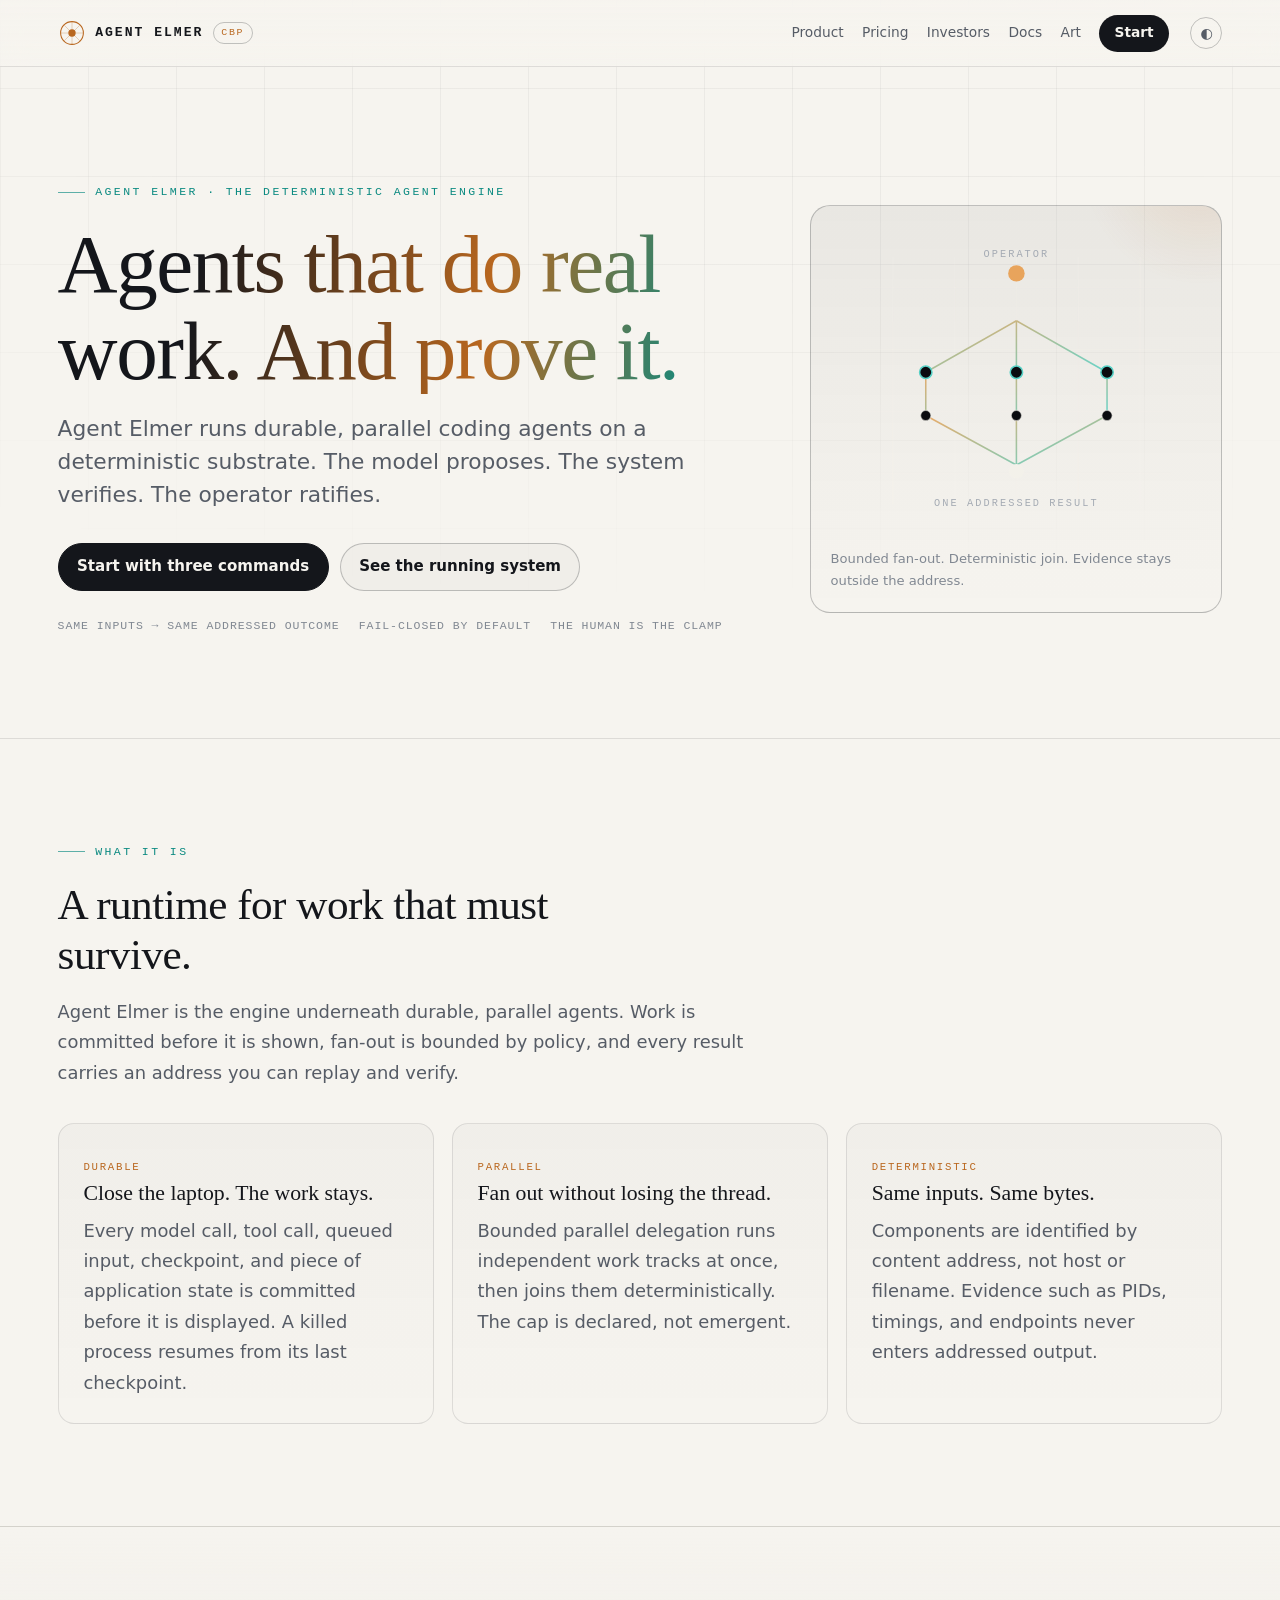
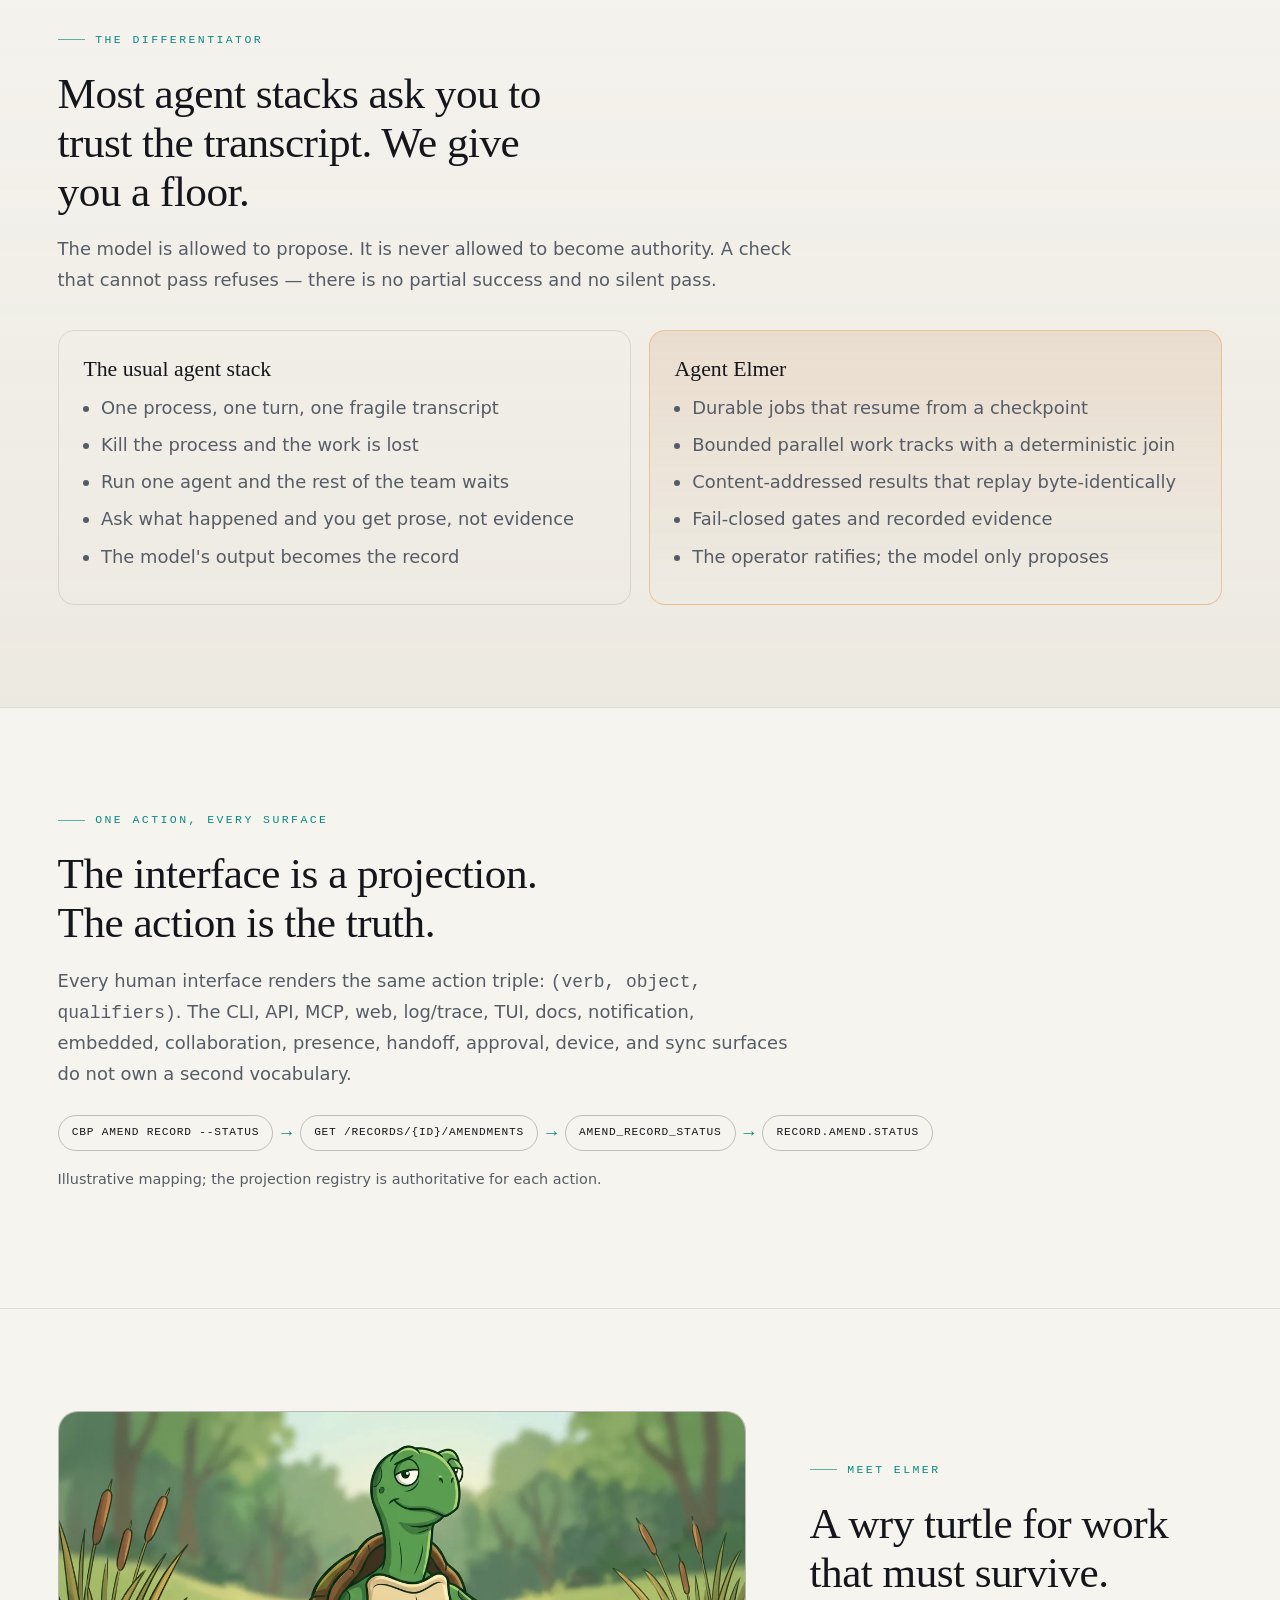
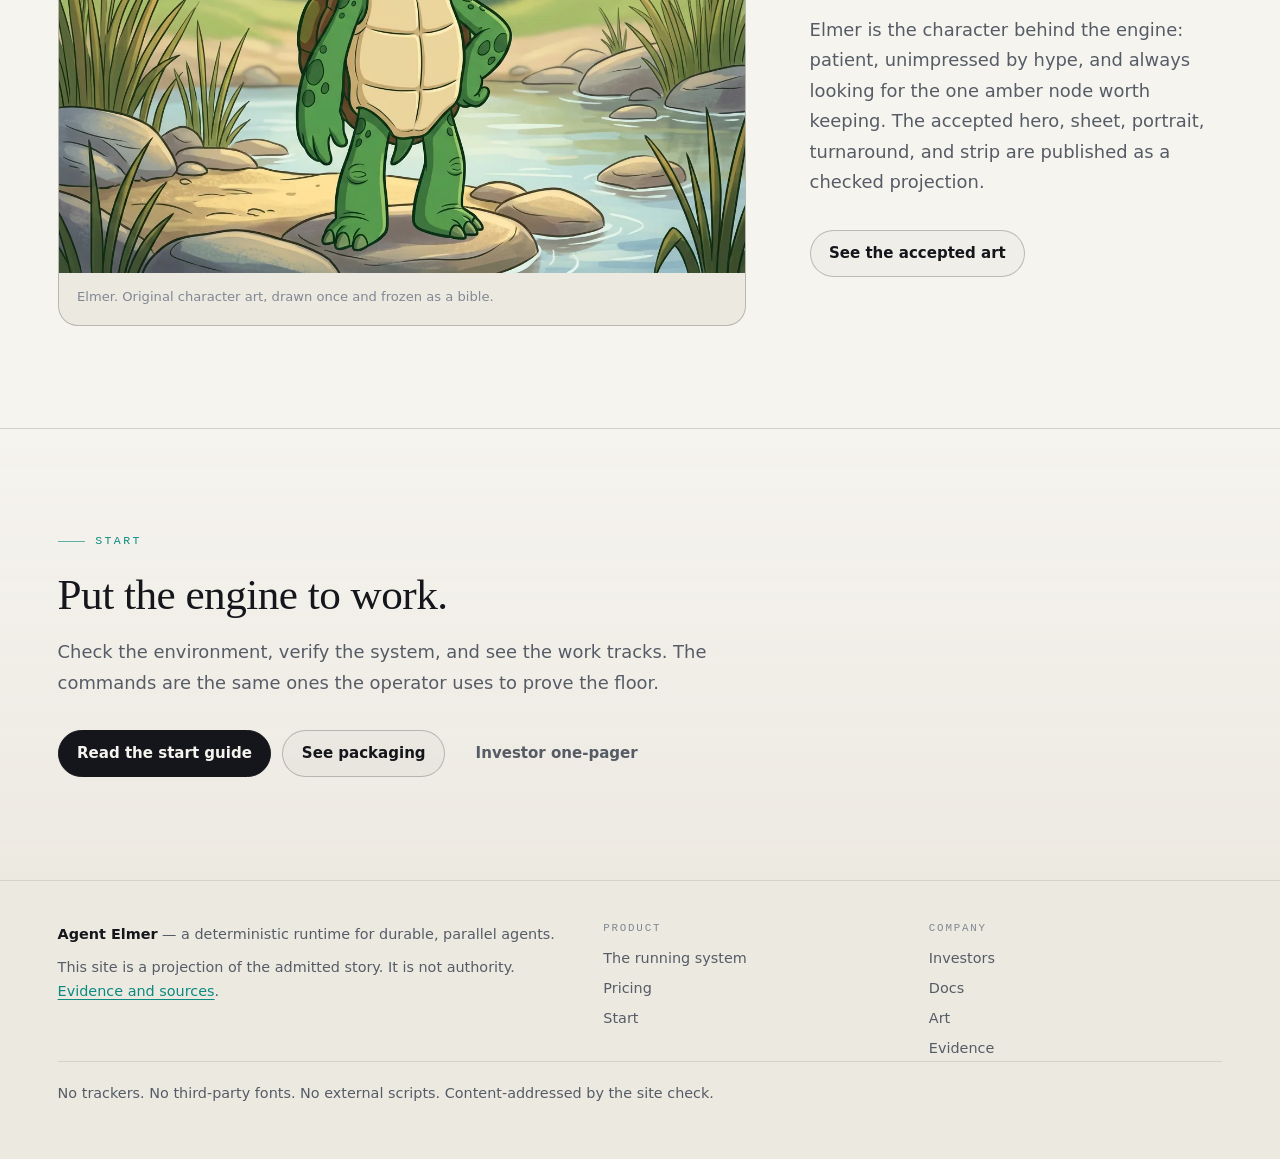
<file: index.html>
<!doctype html>
<html lang="en">
<head>
  <meta charset="utf-8">
  <meta name="viewport" content="width=device-width, initial-scale=1">
  <title>Agent Elmer — deterministic agents that do real work</title>
  <meta name="description" content="Agent Elmer is a deterministic runtime for durable, parallel coding agents. The model proposes, the system verifies, the operator ratifies.">
  <meta name="color-scheme" content="dark light">
  <link rel="icon" href="assets/favicon.svg" type="image/svg+xml">
  <script src="assets/theme.js"></script>
  <link rel="stylesheet" href="assets/site.css">
  <script src="assets/site.js" defer></script>
</head>
<body>
  <a class="skip" href="#main">Skip to content</a>

  <header class="topbar">
    <a class="brand" href="index.html" aria-label="Agent Elmer home">
      <svg class="brand__mark" viewBox="0 0 32 32" aria-hidden="true" focusable="false">
        <circle cx="16" cy="16" r="13" fill="none" stroke="currentColor" stroke-width="1.2"/>
        <path d="M16 3v26M3 16h26M7 7l18 18M25 7L7 25" stroke="currentColor" stroke-width="0.7" opacity="0.45"/>
        <circle cx="16" cy="16" r="4.2" fill="currentColor"/>
      </svg>
      <span class="brand__name">Agent Elmer</span>
      <span class="brand__tag">CBP</span>
    </a>
    <button class="nav-toggle" type="button" aria-expanded="false" aria-controls="site-nav">Menu</button>
    <nav class="topnav" id="site-nav" aria-label="Primary">
      <a href="product.html" data-nav="product">Product</a>
      <a href="pricing.html" data-nav="pricing">Pricing</a>
      <a href="investors.html" data-nav="investors">Investors</a>
      <a href="docs.html" data-nav="docs">Docs</a>
      <a href="art.html" data-nav="art">Art</a>
      <a class="cta" href="docs.html#start">Start</a>
      <button class="themer" type="button" aria-label="Switch theme">◑</button>
    </nav>
  </header>

  <main id="main">
    <section class="section hero" aria-labelledby="hero-title">
      <div class="wrap hero__grid">
        <div>
          <p class="eyebrow">Agent Elmer · the deterministic agent engine</p>
          <h1 class="hero__title" id="hero-title">Agents that do real work. And prove it.</h1>
          <p class="sub">Agent Elmer runs durable, parallel coding agents on a deterministic substrate. The model proposes. The system verifies. The operator ratifies.</p>
          <div class="hero__actions">
            <a class="btn btn--primary" href="docs.html#start">Start with three commands</a>
            <a class="btn" href="product.html">See the running system</a>
          </div>
          <div class="hero__meta">
            <span>Same inputs → same addressed outcome</span>
            <span>Fail-closed by default</span>
            <span>The human is the clamp</span>
          </div>
        </div>
        <div class="hero__panel" aria-hidden="true">
          <svg viewBox="0 0 360 300" role="img" aria-label="A deterministic lattice: one operator node above a bounded network of agent nodes, joining into one addressed result.">
            <defs>
              <linearGradient id="lattice-glow" x1="0" y1="0" x2="1" y2="1">
                <stop offset="0" stop-color="#e8a45c" stop-opacity="0.9"/>
                <stop offset="1" stop-color="#57d1c6" stop-opacity="0.9"/>
              </linearGradient>
            </defs>
            <g fill="none" stroke="#f3f1ea" stroke-opacity="0.14">
              <path d="M30 60h300M30 120h300M30 180h300M30 240h300"/>
              <path d="M60 30v240M120 30v240M180 30v240M240 30v240M300 30v240"/>
            </g>
            <g stroke="url(#lattice-glow)" stroke-width="1.5" fill="none">
              <path d="M180 54v38"/>
              <path d="M180 92L92 142M180 92l88 50M180 92v50"/>
              <path d="M92 142v42M180 142v42M268 142v42"/>
              <path d="M92 184l88 48M268 184l-88 48M180 184v48"/>
            </g>
            <g fill="#e8a45c">
              <circle cx="180" cy="46" r="8"/>
            </g>
            <g fill="#0a0b0f" stroke="#57d1c6" stroke-width="1.5">
              <circle cx="92" cy="142" r="6"/>
              <circle cx="180" cy="142" r="6"/>
              <circle cx="268" cy="142" r="6"/>
            </g>
            <g fill="#0a0b0f" stroke="#f3f1ea" stroke-opacity="0.55" stroke-width="1.2">
              <circle cx="92" cy="184" r="5"/>
              <circle cx="180" cy="184" r="5"/>
              <circle cx="268" cy="184" r="5"/>
            </g>
            <g fill="#f3f1ea">
              <circle cx="180" cy="238" r="7"/>
            </g>
            <text x="180" y="272" text-anchor="middle" fill="#a4aab3" font-family="ui-monospace, monospace" font-size="10" letter-spacing="2">ONE ADDRESSED RESULT</text>
            <text x="180" y="30" text-anchor="middle" fill="#a4aab3" font-family="ui-monospace, monospace" font-size="10" letter-spacing="2">OPERATOR</text>
          </svg>
          <p class="hero__caption">Bounded fan-out. Deterministic join. Evidence stays outside the address.</p>
        </div>
      </div>
    </section>

    <section class="section" aria-labelledby="what-title">
      <div class="wrap">
        <p class="eyebrow">What it is</p>
        <h2 id="what-title">A runtime for work that must survive.</h2>
        <p class="lede">Agent Elmer is the engine underneath durable, parallel agents. Work is committed before it is shown, fan-out is bounded by policy, and every result carries an address you can replay and verify.</p>
        <div class="grid">
          <article class="card">
            <span class="card__tag">Durable</span>
            <h3>Close the laptop. The work stays.</h3>
            <p>Every model call, tool call, queued input, checkpoint, and piece of application state is committed before it is displayed. A killed process resumes from its last checkpoint.</p>
          </article>
          <article class="card">
            <span class="card__tag">Parallel</span>
            <h3>Fan out without losing the thread.</h3>
            <p>Bounded parallel delegation runs independent work tracks at once, then joins them deterministically. The cap is declared, not emergent.</p>
          </article>
          <article class="card">
            <span class="card__tag">Deterministic</span>
            <h3>Same inputs. Same bytes.</h3>
            <p>Components are identified by content address, not host or filename. Evidence such as PIDs, timings, and endpoints never enters addressed output.</p>
          </article>
        </div>
      </div>
    </section>

    <section class="section section--soft" aria-labelledby="difference-title">
      <div class="wrap">
        <p class="eyebrow">The differentiator</p>
        <h2 id="difference-title">Most agent stacks ask you to trust the transcript. We give you a floor.</h2>
        <p class="lede">The model is allowed to propose. It is never allowed to become authority. A check that cannot pass refuses — there is no partial success and no silent pass.</p>
        <div class="compare">
          <div class="compare__col">
            <h3>The usual agent stack</h3>
            <ul>
              <li>One process, one turn, one fragile transcript</li>
              <li>Kill the process and the work is lost</li>
              <li>Run one agent and the rest of the team waits</li>
              <li>Ask what happened and you get prose, not evidence</li>
              <li>The model's output becomes the record</li>
            </ul>
          </div>
          <div class="compare__col compare__col--new">
            <h3>Agent Elmer</h3>
            <ul>
              <li>Durable jobs that resume from a checkpoint</li>
              <li>Bounded parallel work tracks with a deterministic join</li>
              <li>Content-addressed results that replay byte-identically</li>
              <li>Fail-closed gates and recorded evidence</li>
              <li>The operator ratifies; the model only proposes</li>
            </ul>
          </div>
        </div>
      </div>
    </section>

    <section class="section" aria-labelledby="surface-title">
      <div class="wrap">
        <p class="eyebrow">One action, every surface</p>
        <h2 id="surface-title">The interface is a projection. The action is the truth.</h2>
        <p class="lede">Every human interface renders the same action triple: <span class="mono">(verb, object, qualifiers)</span>. The CLI, API, MCP, web, log/trace, TUI, docs, notification, embedded, collaboration, presence, handoff, approval, device, and sync surfaces do not own a second vocabulary.</p>
        <div class="flow" aria-label="Example action: amend record, status">
          <span class="flow__node">cbp amend record --status</span>
          <span class="flow__arrow">→</span>
          <span class="flow__node">GET /records/{id}/amendments</span>
          <span class="flow__arrow">→</span>
          <span class="flow__node">amend_record_status</span>
          <span class="flow__arrow">→</span>
          <span class="flow__node">record.amend.status</span>
        </div>
        <p class="small muted" style="margin-top:1rem">Illustrative mapping; the projection registry is authoritative for each action.</p>
      </div>
    </section>

    <section class="section" aria-labelledby="elmer-title">
      <div class="wrap hero__grid">
        <figure class="art-hero">
          <img src="assets/elmer/elmer-hero.webp" width="1264" height="848" loading="lazy" decoding="async" alt="Elmer, a lanky green turtle, standing on a riverbank in a sunlit marsh.">
          <figcaption>Elmer. Original character art, drawn once and frozen as a bible.</figcaption>
        </figure>
        <div>
          <p class="eyebrow">Meet Elmer</p>
          <h2 id="elmer-title">A wry turtle for work that must survive.</h2>
          <p class="lede">Elmer is the character behind the engine: patient, unimpressed by hype, and always looking for the one amber node worth keeping. The accepted hero, sheet, portrait, turnaround, and strip are published as a checked projection.</p>
          <div class="hero__actions">
            <a class="btn" href="art.html">See the accepted art</a>
          </div>
        </div>
      </div>
    </section>

    <section class="section section--soft" aria-labelledby="cta-title">
      <div class="wrap">
        <p class="eyebrow">Start</p>
        <h2 id="cta-title">Put the engine to work.</h2>
        <p class="lede">Check the environment, verify the system, and see the work tracks. The commands are the same ones the operator uses to prove the floor.</p>
        <div class="hero__actions">
          <a class="btn btn--primary" href="docs.html#start">Read the start guide</a>
          <a class="btn" href="pricing.html">See packaging</a>
          <a class="btn btn--quiet" href="investors.html">Investor one-pager</a>
        </div>
      </div>
    </section>
  </main>

  <footer class="footer">
    <div class="footer__grid">
      <div>
        <p><strong>Agent Elmer</strong> — a deterministic runtime for durable, parallel agents.</p>
        <p>This site is a projection of the admitted story. It is not authority. <a href="docs.html#evidence">Evidence and sources</a>.</p>
      </div>
      <div>
        <h2>Product</h2>
        <nav aria-label="Product links">
          <a href="product.html">The running system</a>
          <a href="pricing.html">Pricing</a>
          <a href="docs.html#start">Start</a>
        </nav>
      </div>
      <div>
        <h2>Company</h2>
        <nav aria-label="Company links">
          <a href="investors.html">Investors</a>
          <a href="docs.html">Docs</a>
          <a href="art.html">Art</a>
          <a href="docs.html#evidence">Evidence</a>
        </nav>
      </div>
    </div>
    <p class="footer__legal">No trackers. No third-party fonts. No external scripts. Content-addressed by the site check.</p>
  </footer>
</body>
</html>
</file>
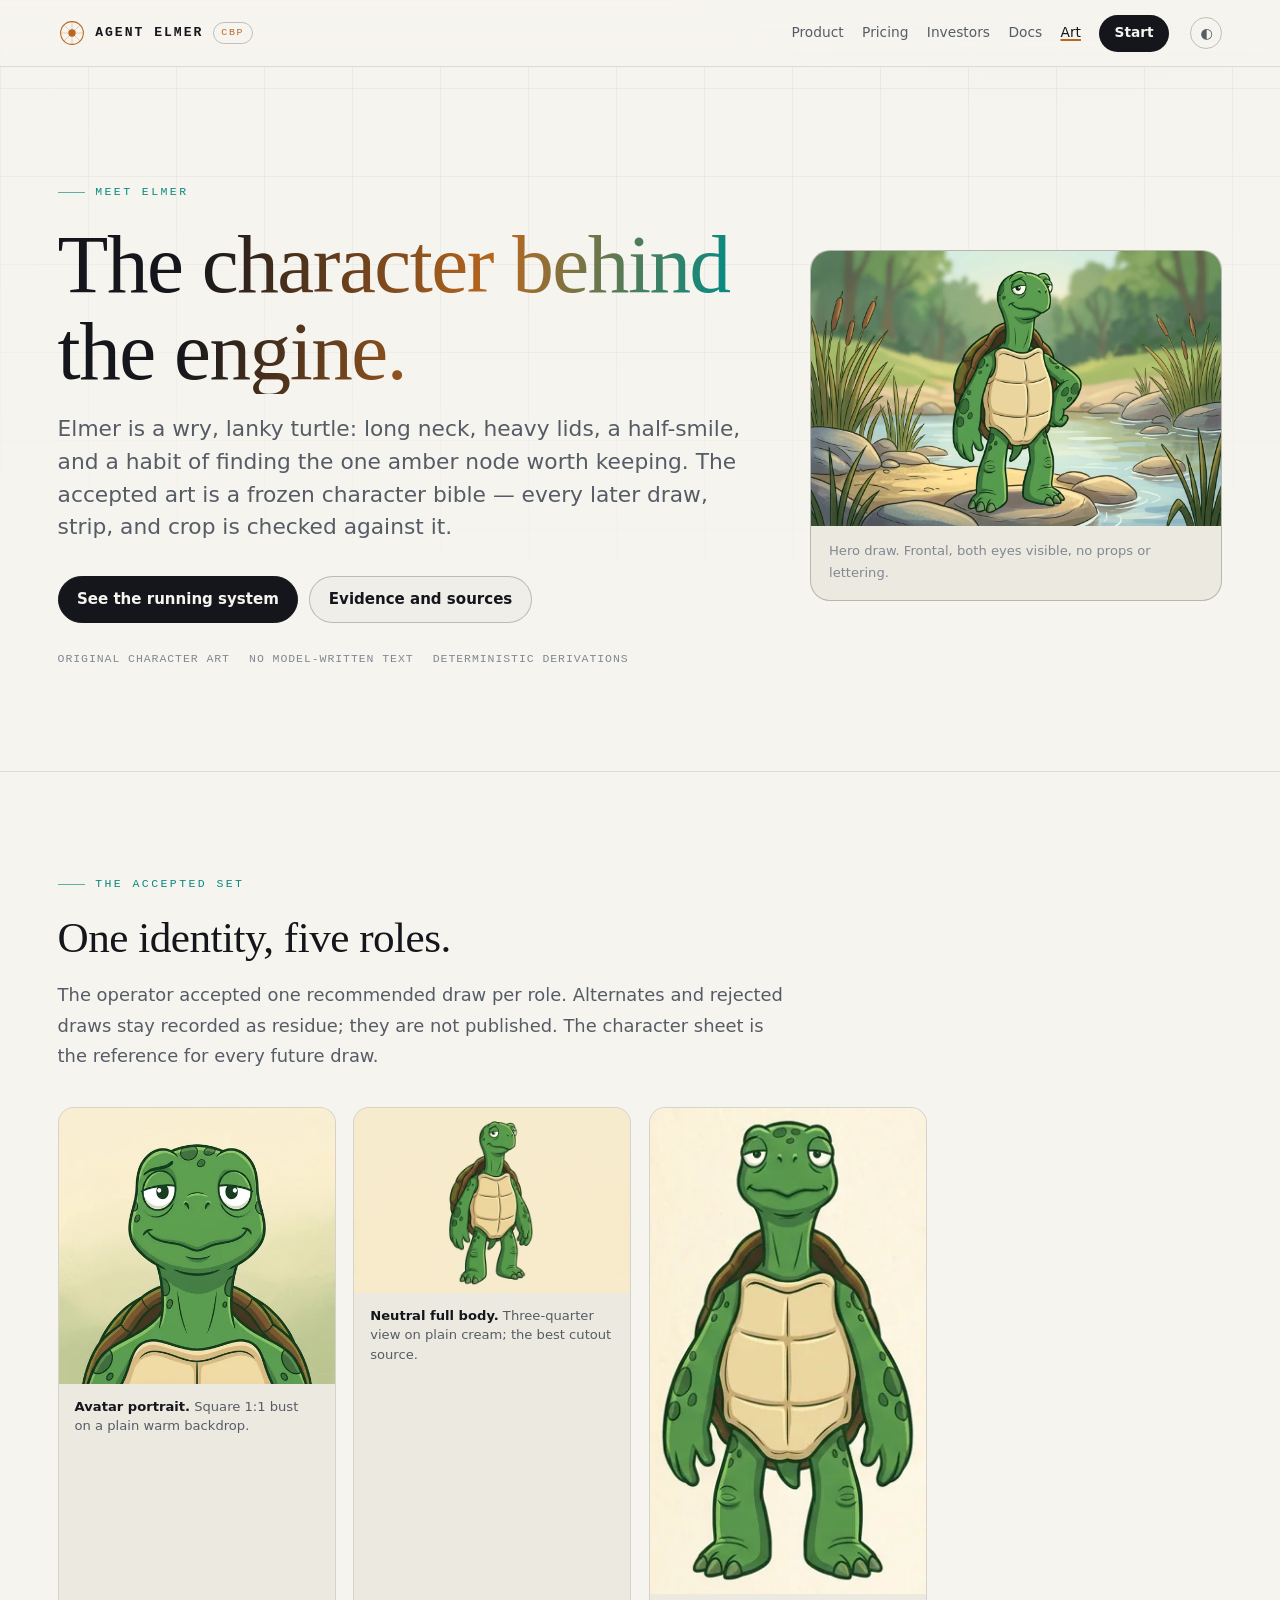
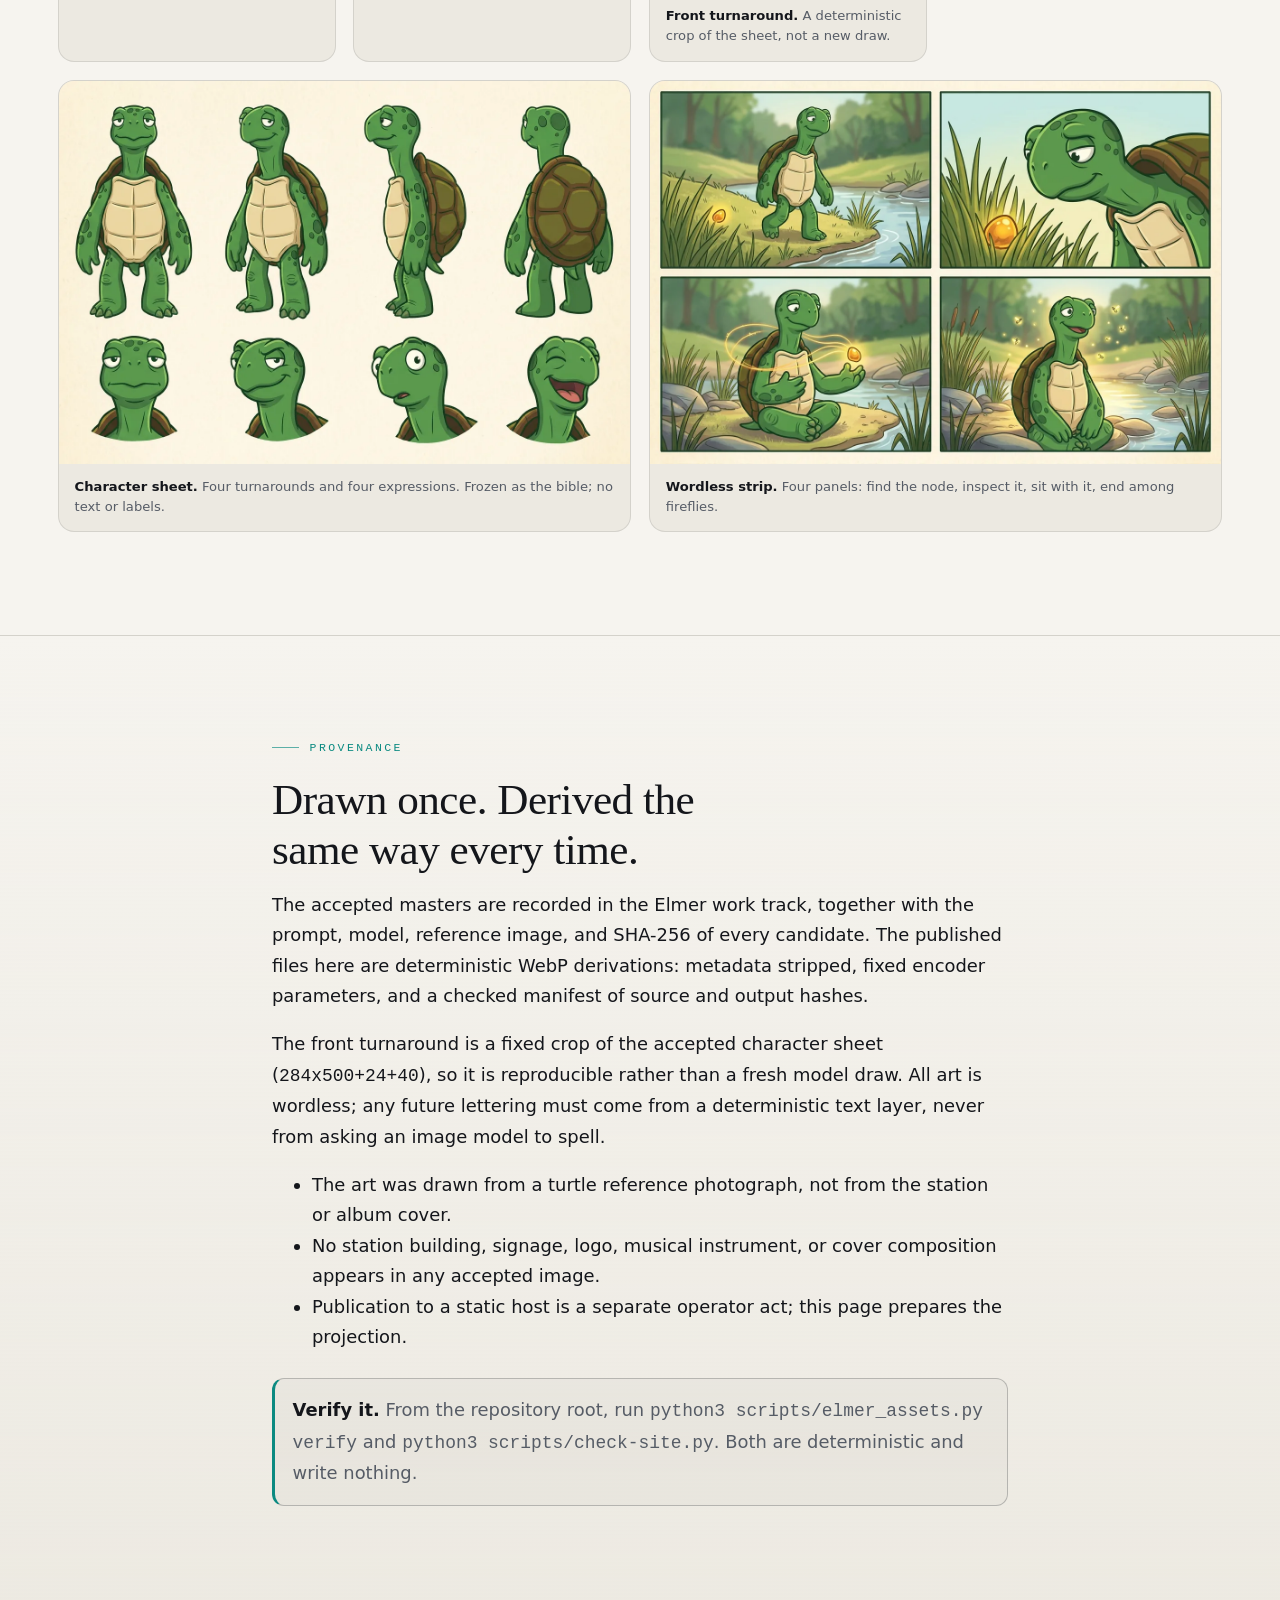
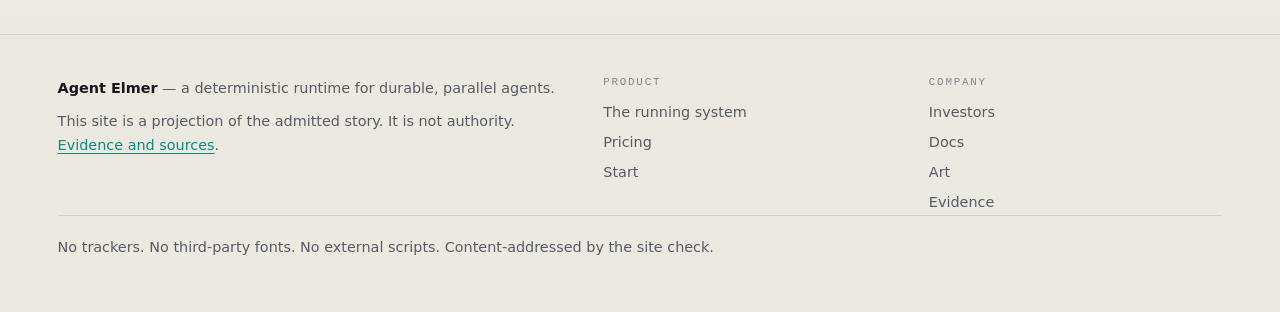
<file: art.html>
<!doctype html>
<html lang="en">
<head>
  <meta charset="utf-8">
  <meta name="viewport" content="width=device-width, initial-scale=1">
  <title>Art — Agent Elmer</title>
  <meta name="description" content="Meet Elmer: the accepted character art for Agent Elmer, derived deterministically from a frozen character bible.">
  <meta name="color-scheme" content="dark light">
  <link rel="icon" href="assets/favicon.svg" type="image/svg+xml">
  <script src="assets/theme.js"></script>
  <link rel="stylesheet" href="assets/site.css">
  <script src="assets/site.js" defer></script>
</head>
<body>
  <a class="skip" href="#main">Skip to content</a>

  <header class="topbar">
    <a class="brand" href="index.html" aria-label="Agent Elmer home">
      <svg class="brand__mark" viewBox="0 0 32 32" aria-hidden="true" focusable="false">
        <circle cx="16" cy="16" r="13" fill="none" stroke="currentColor" stroke-width="1.2"/>
        <path d="M16 3v26M3 16h26M7 7l18 18M25 7L7 25" stroke="currentColor" stroke-width="0.7" opacity="0.45"/>
        <circle cx="16" cy="16" r="4.2" fill="currentColor"/>
      </svg>
      <span class="brand__name">Agent Elmer</span>
      <span class="brand__tag">CBP</span>
    </a>
    <button class="nav-toggle" type="button" aria-expanded="false" aria-controls="site-nav">Menu</button>
    <nav class="topnav" id="site-nav" aria-label="Primary">
      <a href="product.html" data-nav="product">Product</a>
      <a href="pricing.html" data-nav="pricing">Pricing</a>
      <a href="investors.html" data-nav="investors">Investors</a>
      <a href="docs.html" data-nav="docs">Docs</a>
      <a href="art.html" data-nav="art">Art</a>
      <a class="cta" href="docs.html#start">Start</a>
      <button class="themer" type="button" aria-label="Switch theme">◑</button>
    </nav>
  </header>

  <main id="main">
    <section class="section hero" aria-labelledby="art-title">
      <div class="wrap hero__grid">
        <div>
          <p class="eyebrow">Meet Elmer</p>
          <h1 class="hero__title" id="art-title">The character behind the engine.</h1>
          <p class="sub">Elmer is a wry, lanky turtle: long neck, heavy lids, a half-smile, and a habit of finding the one amber node worth keeping. The accepted art is a frozen character bible — every later draw, strip, and crop is checked against it.</p>
          <div class="hero__actions">
            <a class="btn btn--primary" href="product.html">See the running system</a>
            <a class="btn" href="docs.html#evidence">Evidence and sources</a>
          </div>
          <div class="hero__meta">
            <span>Original character art</span>
            <span>No model-written text</span>
            <span>Deterministic derivations</span>
          </div>
        </div>
        <figure class="art-hero">
          <img src="assets/elmer/elmer-hero.webp" width="1264" height="848" loading="eager" decoding="async" alt="Elmer, a lanky green turtle, standing on a riverbank in a sunlit marsh.">
          <figcaption>Hero draw. Frontal, both eyes visible, no props or lettering.</figcaption>
        </figure>
      </div>
    </section>

    <section class="section" aria-labelledby="gallery-title">
      <div class="wrap">
        <p class="eyebrow">The accepted set</p>
        <h2 id="gallery-title">One identity, five roles.</h2>
        <p class="lede">The operator accepted one recommended draw per role. Alternates and rejected draws stay recorded as residue; they are not published. The character sheet is the reference for every future draw.</p>
        <div class="gallery">
          <figure class="figure">
            <img src="assets/elmer/elmer-avatar.webp" width="512" height="512" loading="lazy" decoding="async" alt="Portrait of Elmer the turtle with a wry half-smile on a warm cream backdrop.">
            <figcaption><strong>Avatar portrait.</strong> Square 1:1 bust on a plain warm backdrop.</figcaption>
          </figure>
          <figure class="figure">
            <img src="assets/elmer/elmer-neutral.webp" width="1264" height="848" loading="lazy" decoding="async" alt="Full-body three-quarter view of Elmer standing on a plain cream background.">
            <figcaption><strong>Neutral full body.</strong> Three-quarter view on plain cream; the best cutout source.</figcaption>
          </figure>
          <figure class="figure">
            <img src="assets/elmer/elmer-front.webp" width="284" height="500" loading="lazy" decoding="async" alt="Front view of Elmer cropped from the accepted character sheet.">
            <figcaption><strong>Front turnaround.</strong> A deterministic crop of the sheet, not a new draw.</figcaption>
          </figure>
          <figure class="figure figure--wide">
            <img src="assets/elmer/elmer-character-sheet.webp" width="1264" height="848" loading="lazy" decoding="async" alt="Elmer character sheet: four full-body turnarounds above four expression heads.">
            <figcaption><strong>Character sheet.</strong> Four turnarounds and four expressions. Frozen as the bible; no text or labels.</figcaption>
          </figure>
          <figure class="figure figure--wide">
            <img src="assets/elmer/elmer-strip.webp" width="1264" height="848" loading="lazy" decoding="async" alt="Four wordless cartoon panels in which Elmer finds an amber node and ends among fireflies.">
            <figcaption><strong>Wordless strip.</strong> Four panels: find the node, inspect it, sit with it, end among fireflies.</figcaption>
          </figure>
        </div>
      </div>
    </section>

    <section class="section section--soft" aria-labelledby="provenance-title">
      <div class="wrap body-copy">
        <p class="eyebrow">Provenance</p>
        <h2 id="provenance-title">Drawn once. Derived the same way every time.</h2>
        <p>The accepted masters are recorded in the Elmer work track, together with the prompt, model, reference image, and SHA-256 of every candidate. The published files here are deterministic WebP derivations: metadata stripped, fixed encoder parameters, and a checked manifest of source and output hashes.</p>
        <p>The front turnaround is a fixed crop of the accepted character sheet (<span class="mono">284x500+24+40</span>), so it is reproducible rather than a fresh model draw. All art is wordless; any future lettering must come from a deterministic text layer, never from asking an image model to spell.</p>
        <ul>
          <li>The art was drawn from a turtle reference photograph, not from the station or album cover.</li>
          <li>No station building, signage, logo, musical instrument, or cover composition appears in any accepted image.</li>
          <li>Publication to a static host is a separate operator act; this page prepares the projection.</li>
        </ul>
        <div class="notice notice--info">
          <p><strong>Verify it.</strong> From the repository root, run <span class="mono">python3 scripts/elmer_assets.py verify</span> and <span class="mono">python3 scripts/check-site.py</span>. Both are deterministic and write nothing.</p>
        </div>
      </div>
    </section>
  </main>

  <footer class="footer">
    <div class="footer__grid">
      <div>
        <p><strong>Agent Elmer</strong> — a deterministic runtime for durable, parallel agents.</p>
        <p>This site is a projection of the admitted story. It is not authority. <a href="docs.html#evidence">Evidence and sources</a>.</p>
      </div>
      <div>
        <h2>Product</h2>
        <nav aria-label="Product links">
          <a href="product.html">The running system</a>
          <a href="pricing.html">Pricing</a>
          <a href="docs.html#start">Start</a>
        </nav>
      </div>
      <div>
        <h2>Company</h2>
        <nav aria-label="Company links">
          <a href="investors.html">Investors</a>
          <a href="docs.html">Docs</a>
          <a href="art.html">Art</a>
          <a href="docs.html#evidence">Evidence</a>
        </nav>
      </div>
    </div>
    <p class="footer__legal">No trackers. No third-party fonts. No external scripts. Content-addressed by the site check.</p>
  </footer>
</body>
</html>
</file>
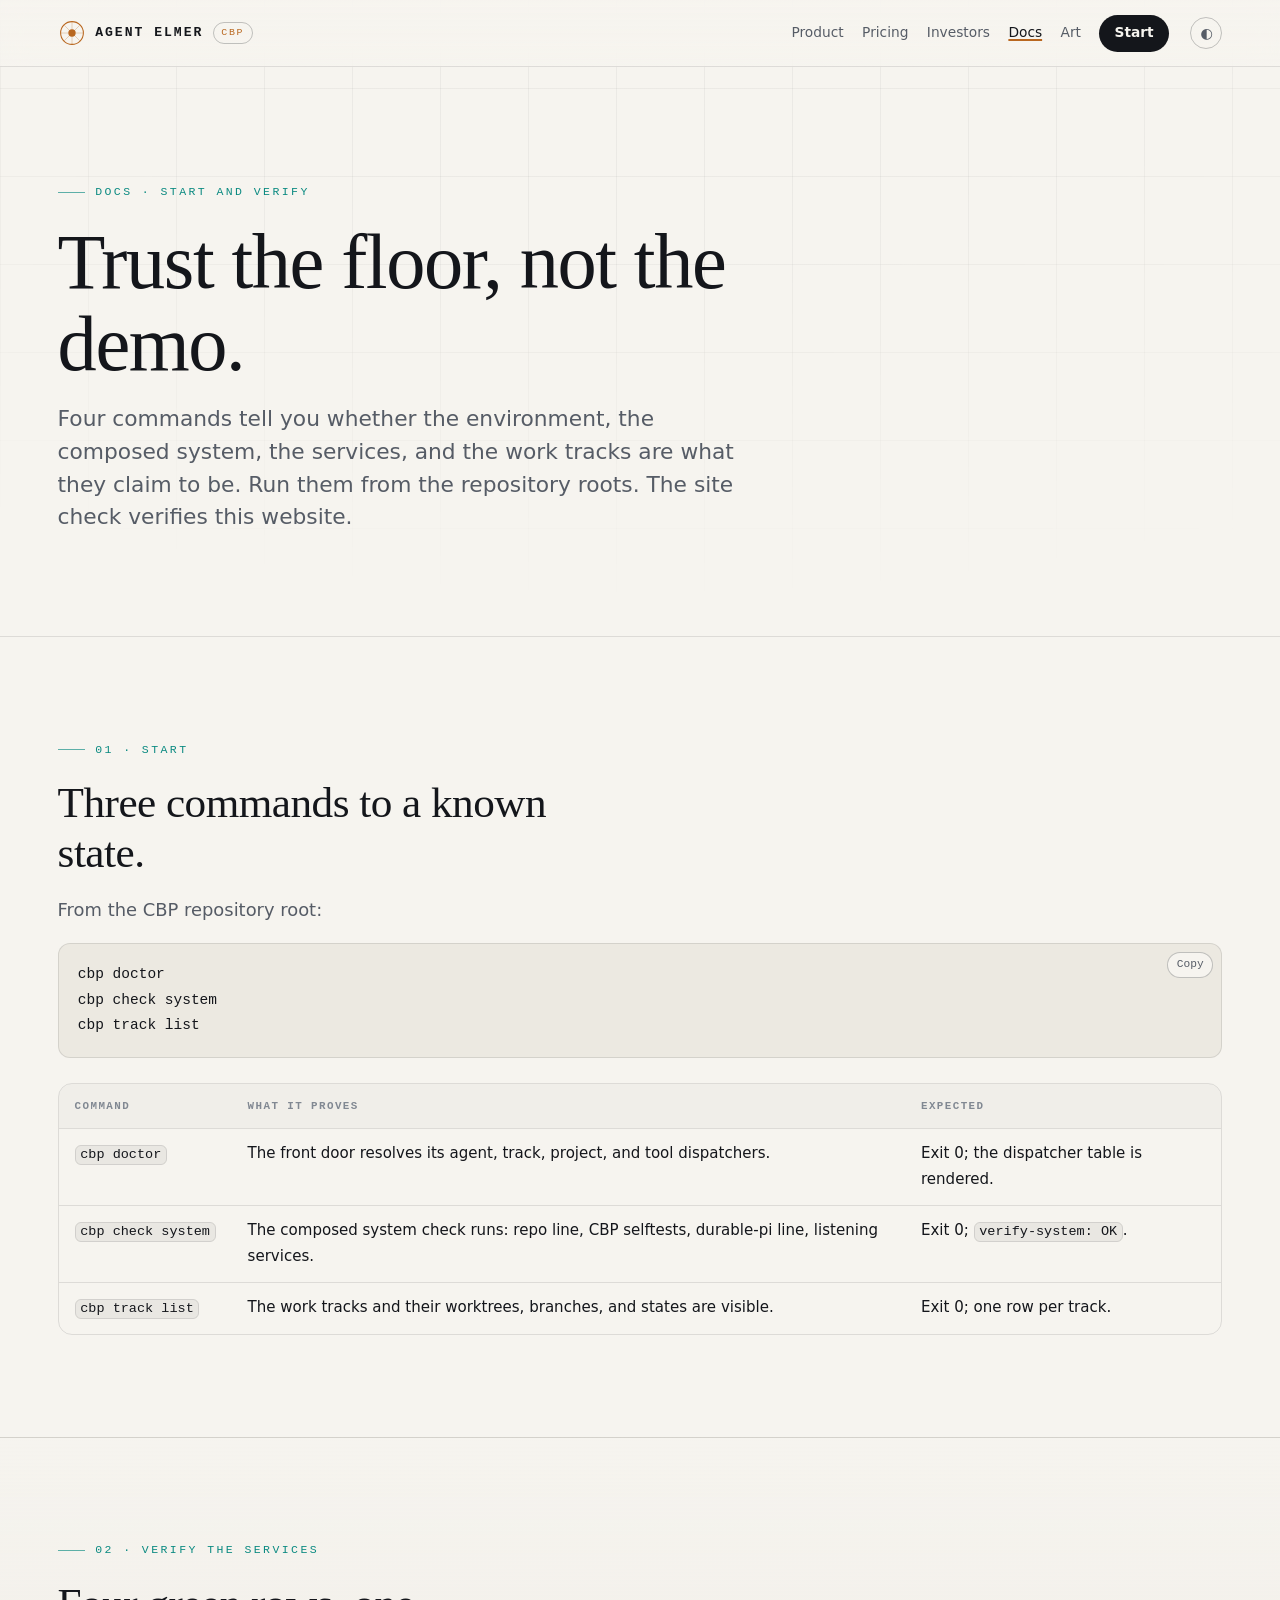
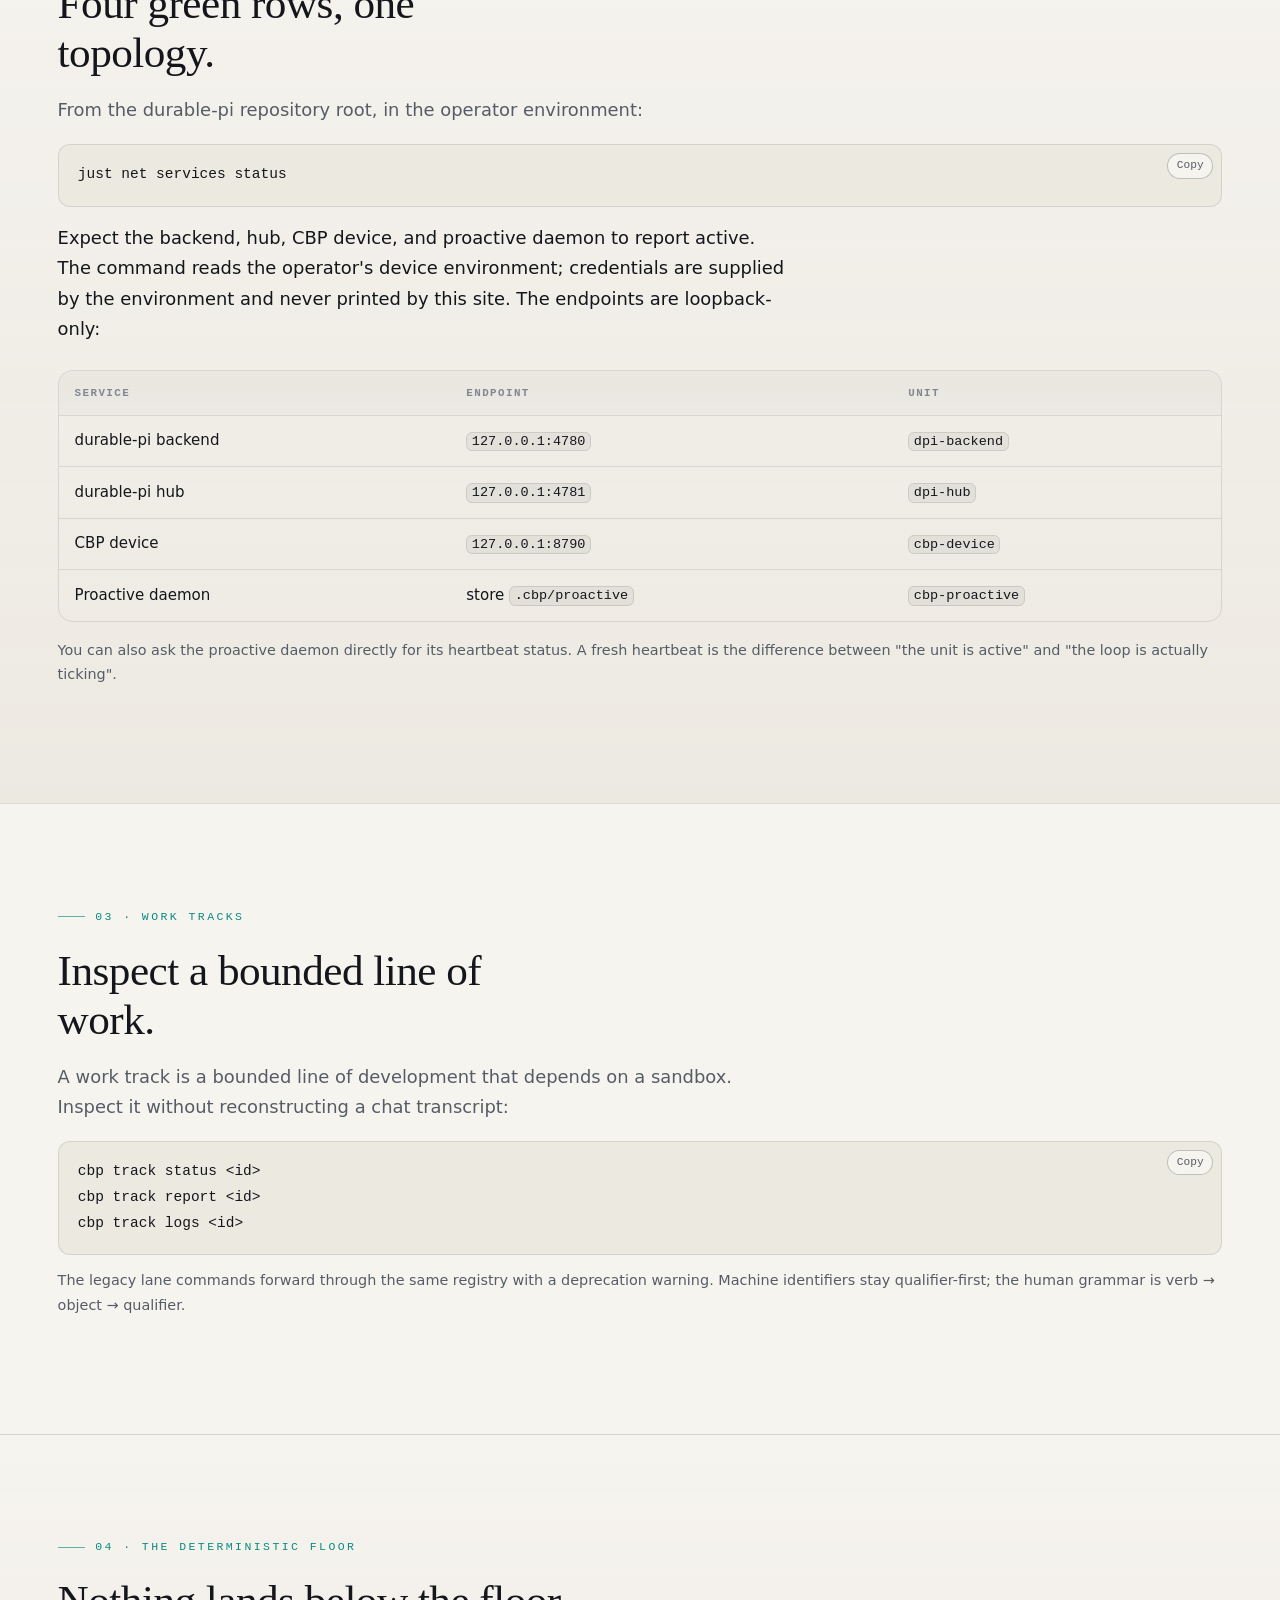
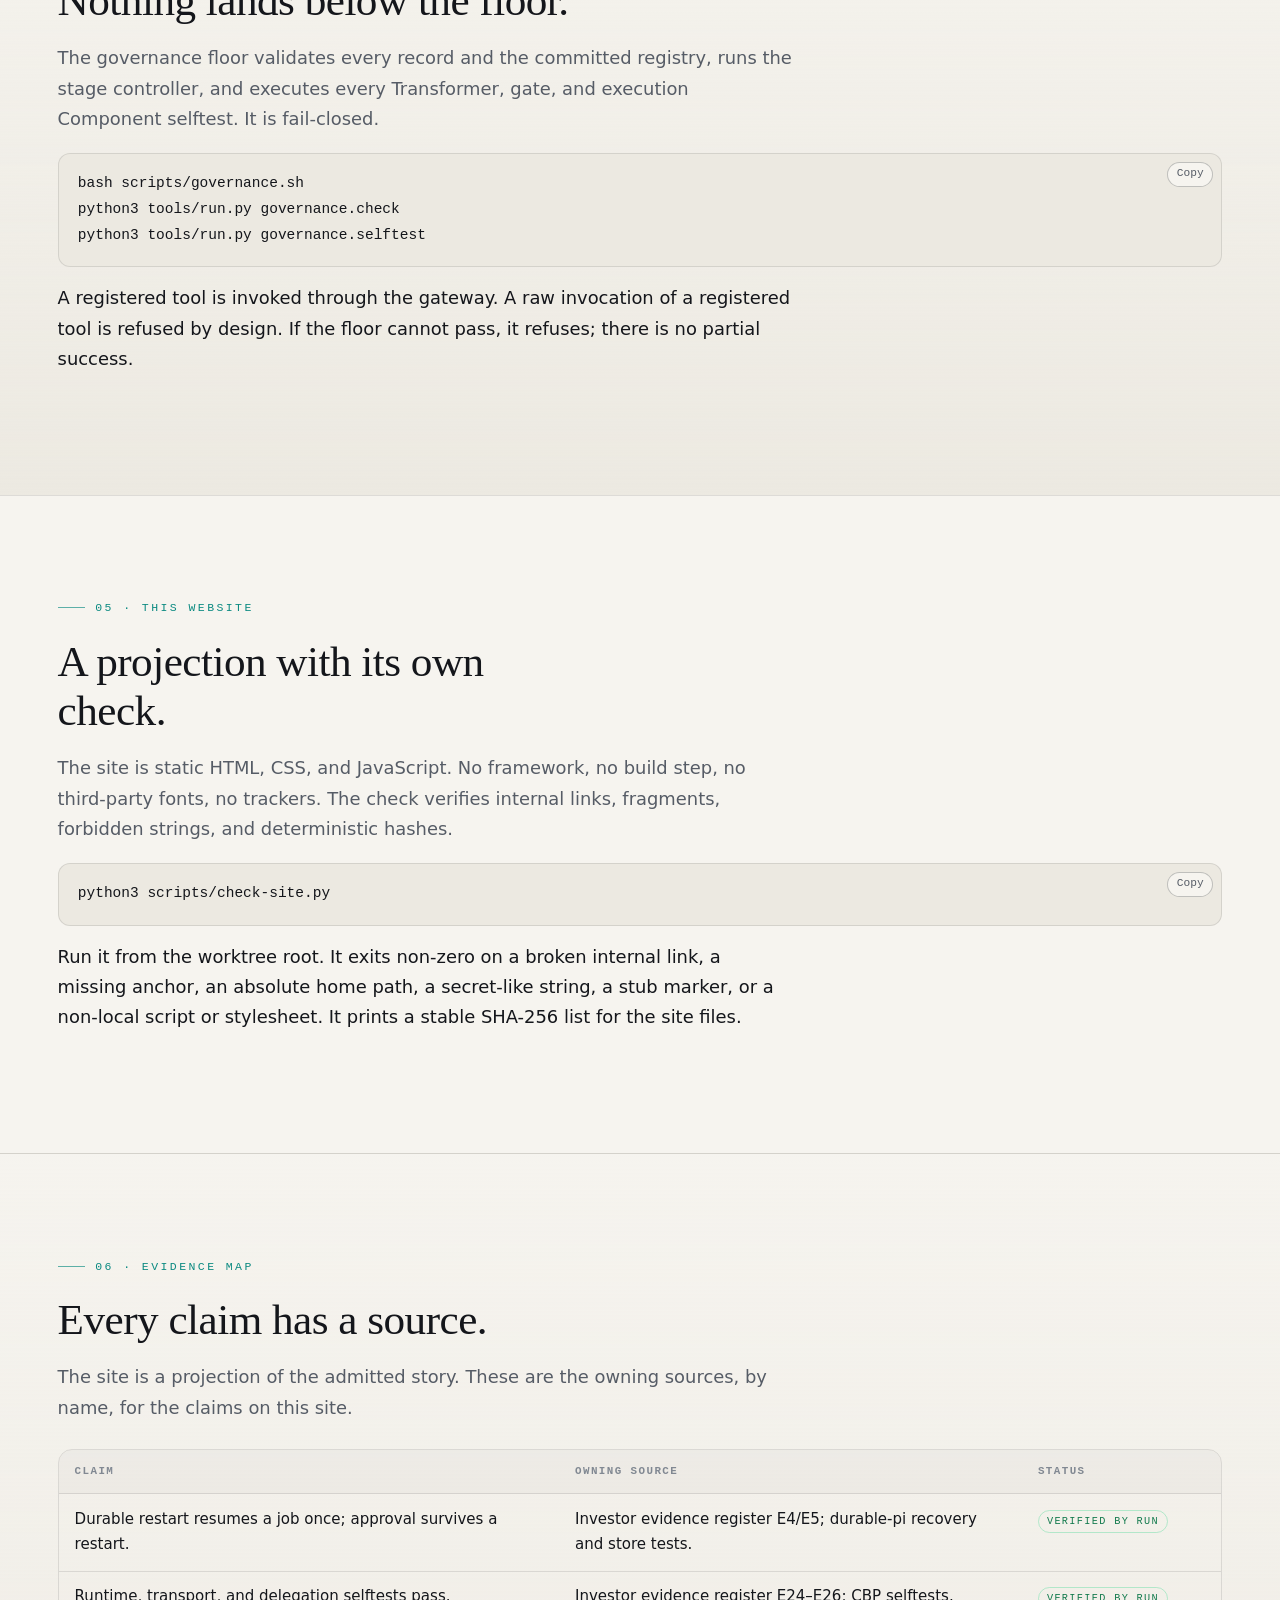
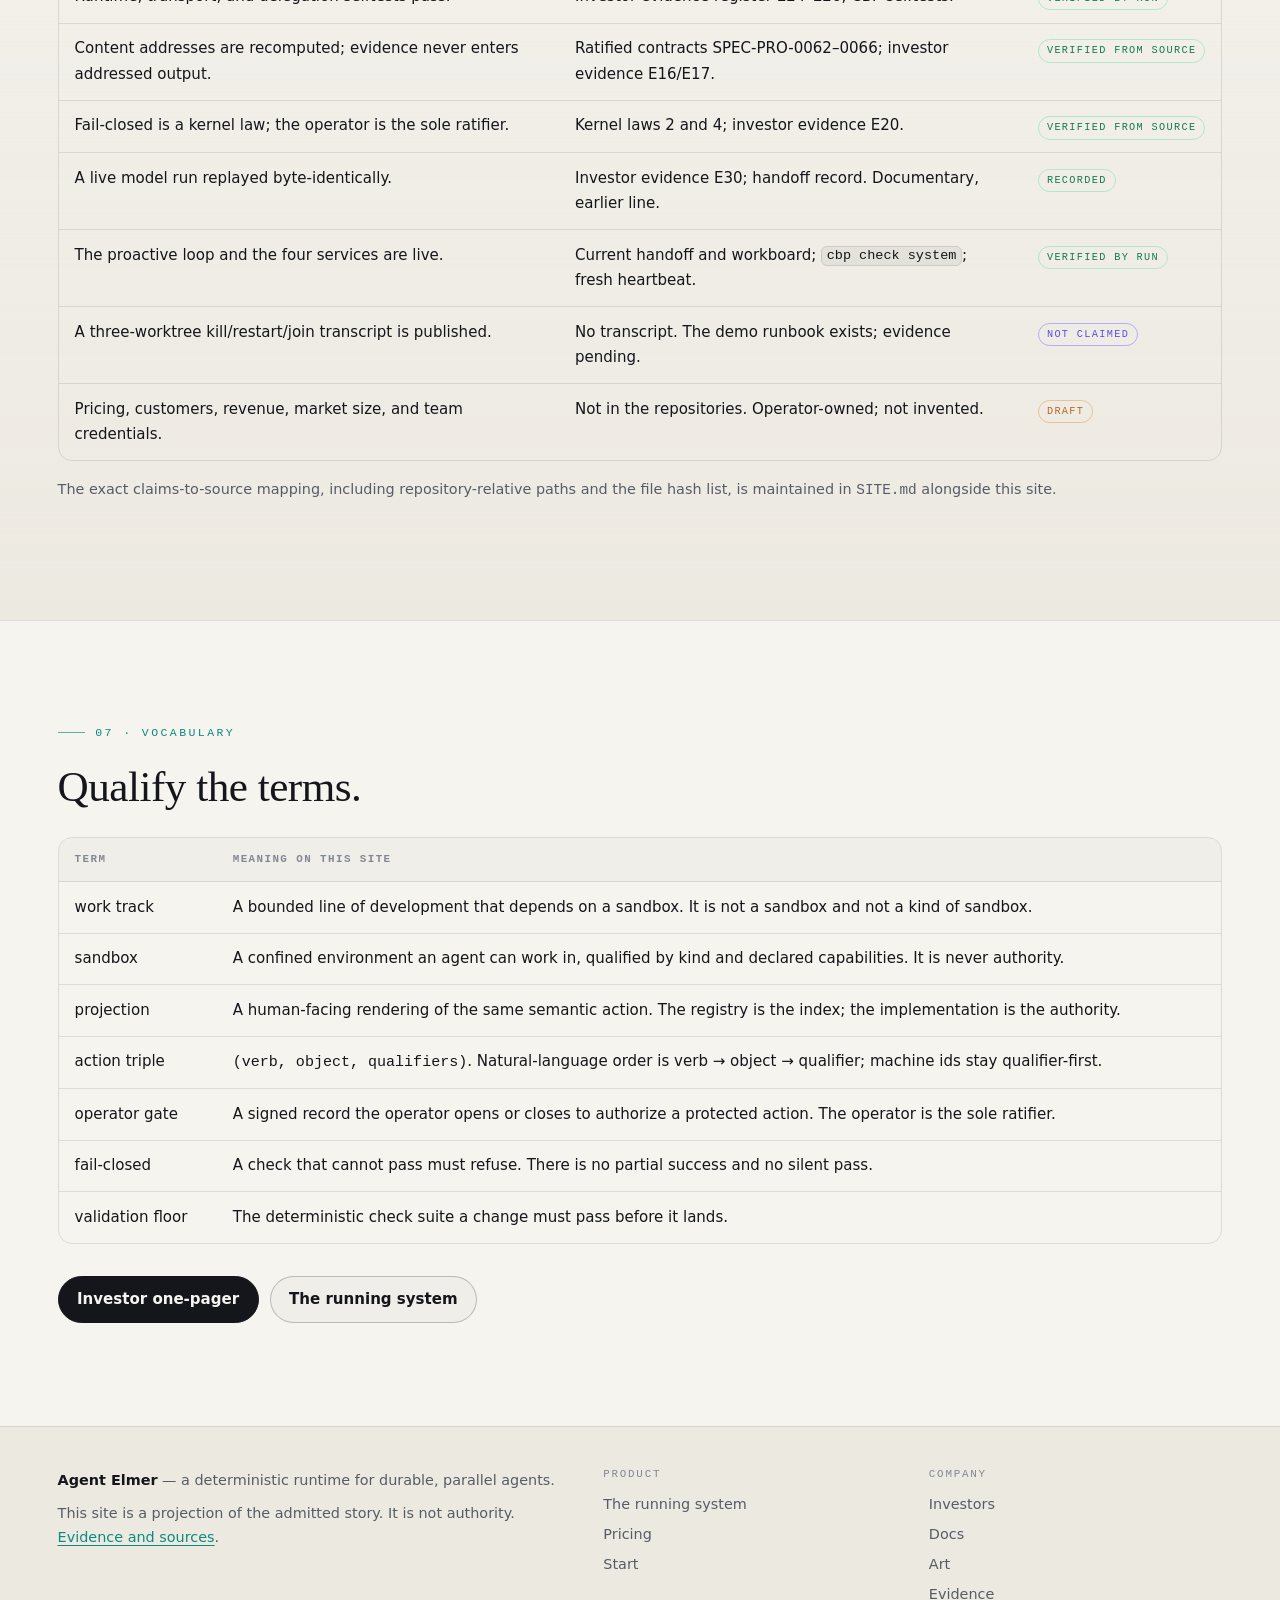
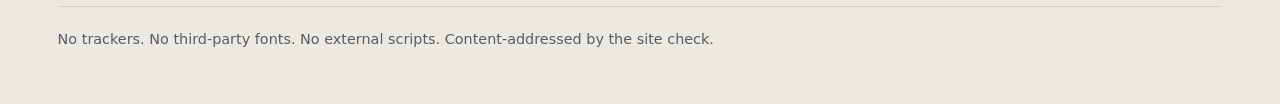
<file: docs.html>
<!doctype html>
<html lang="en">
<head>
  <meta charset="utf-8">
  <meta name="viewport" content="width=device-width, initial-scale=1">
  <title>Docs — start and verify Agent Elmer</title>
  <meta name="description" content="Start and verify Agent Elmer: cbp doctor, cbp check system, just net services status, cbp track list, and the deterministic governance floor.">
  <meta name="color-scheme" content="dark light">
  <link rel="icon" href="assets/favicon.svg" type="image/svg+xml">
  <script src="assets/theme.js"></script>
  <link rel="stylesheet" href="assets/site.css">
  <script src="assets/site.js" defer></script>
</head>
<body>
  <a class="skip" href="#main">Skip to content</a>

  <header class="topbar">
    <a class="brand" href="index.html" aria-label="Agent Elmer home">
      <svg class="brand__mark" viewBox="0 0 32 32" aria-hidden="true" focusable="false">
        <circle cx="16" cy="16" r="13" fill="none" stroke="currentColor" stroke-width="1.2"/>
        <path d="M16 3v26M3 16h26M7 7l18 18M25 7L7 25" stroke="currentColor" stroke-width="0.7" opacity="0.45"/>
        <circle cx="16" cy="16" r="4.2" fill="currentColor"/>
      </svg>
      <span class="brand__name">Agent Elmer</span>
      <span class="brand__tag">CBP</span>
    </a>
    <button class="nav-toggle" type="button" aria-expanded="false" aria-controls="site-nav">Menu</button>
    <nav class="topnav" id="site-nav" aria-label="Primary">
      <a href="product.html" data-nav="product">Product</a>
      <a href="pricing.html" data-nav="pricing">Pricing</a>
      <a href="investors.html" data-nav="investors">Investors</a>
      <a href="docs.html" data-nav="docs">Docs</a>
      <a href="art.html" data-nav="art">Art</a>
      <a class="cta" href="docs.html#start">Start</a>
      <button class="themer" type="button" aria-label="Switch theme">◑</button>
    </nav>
  </header>

  <main id="main">
    <section class="section hero" aria-labelledby="docs-title">
      <div class="wrap">
        <p class="eyebrow">Docs · start and verify</p>
        <h1 id="docs-title">Trust the floor, not the demo.</h1>
        <p class="sub">Four commands tell you whether the environment, the composed system, the services, and the work tracks are what they claim to be. Run them from the repository roots. The site check verifies this website.</p>
      </div>
    </section>

    <section class="section" id="start" aria-labelledby="start-title">
      <div class="wrap">
        <p class="eyebrow">01 · Start</p>
        <h2 id="start-title">Three commands to a known state.</h2>
        <p class="lede">From the CBP repository root:</p>
        <pre><code>cbp doctor
cbp check system
cbp track list</code></pre>
        <div class="table-wrap">
          <table>
            <thead>
              <tr><th scope="col">Command</th><th scope="col">What it proves</th><th scope="col">Expected</th></tr>
            </thead>
            <tbody>
              <tr><td><code>cbp doctor</code></td><td>The front door resolves its agent, track, project, and tool dispatchers.</td><td>Exit 0; the dispatcher table is rendered.</td></tr>
              <tr><td><code>cbp check system</code></td><td>The composed system check runs: repo line, CBP selftests, durable-pi line, listening services.</td><td>Exit 0; <code>verify-system: OK</code>.</td></tr>
              <tr><td><code>cbp track list</code></td><td>The work tracks and their worktrees, branches, and states are visible.</td><td>Exit 0; one row per track.</td></tr>
            </tbody>
          </table>
        </div>
      </div>
    </section>

    <section class="section section--soft" id="verify" aria-labelledby="verify-title">
      <div class="wrap">
        <p class="eyebrow">02 · Verify the services</p>
        <h2 id="verify-title">Four green rows, one topology.</h2>
        <p class="lede">From the durable-pi repository root, in the operator environment:</p>
        <pre><code>just net services status</code></pre>
        <p class="body-copy" style="margin-top:1rem">Expect the backend, hub, CBP device, and proactive daemon to report active. The command reads the operator's device environment; credentials are supplied by the environment and never printed by this site. The endpoints are loopback-only:</p>
        <div class="table-wrap">
          <table>
            <thead>
              <tr><th scope="col">Service</th><th scope="col">Endpoint</th><th scope="col">Unit</th></tr>
            </thead>
            <tbody>
              <tr><td>durable-pi backend</td><td><code>127.0.0.1:4780</code></td><td><code>dpi-backend</code></td></tr>
              <tr><td>durable-pi hub</td><td><code>127.0.0.1:4781</code></td><td><code>dpi-hub</code></td></tr>
              <tr><td>CBP device</td><td><code>127.0.0.1:8790</code></td><td><code>cbp-device</code></td></tr>
              <tr><td>Proactive daemon</td><td>store <code>.cbp/proactive</code></td><td><code>cbp-proactive</code></td></tr>
            </tbody>
          </table>
        </div>
        <p class="small muted" style="margin-top:1rem">You can also ask the proactive daemon directly for its heartbeat status. A fresh heartbeat is the difference between "the unit is active" and "the loop is actually ticking".</p>
      </div>
    </section>

    <section class="section" id="tracks" aria-labelledby="tracks-title">
      <div class="wrap">
        <p class="eyebrow">03 · Work tracks</p>
        <h2 id="tracks-title">Inspect a bounded line of work.</h2>
        <p class="lede">A work track is a bounded line of development that depends on a sandbox. Inspect it without reconstructing a chat transcript:</p>
        <pre><code>cbp track status &lt;id&gt;
cbp track report &lt;id&gt;
cbp track logs &lt;id&gt;</code></pre>
        <p class="small muted" style="margin-top:0.8rem">The legacy lane commands forward through the same registry with a deprecation warning. Machine identifiers stay qualifier-first; the human grammar is verb → object → qualifier.</p>
      </div>
    </section>

    <section class="section section--soft" id="floor" aria-labelledby="floor-title">
      <div class="wrap">
        <p class="eyebrow">04 · The deterministic floor</p>
        <h2 id="floor-title">Nothing lands below the floor.</h2>
        <p class="lede">The governance floor validates every record and the committed registry, runs the stage controller, and executes every Transformer, gate, and execution Component selftest. It is fail-closed.</p>
        <pre><code>bash scripts/governance.sh
python3 tools/run.py governance.check
python3 tools/run.py governance.selftest</code></pre>
        <p class="body-copy" style="margin-top:1rem">A registered tool is invoked through the gateway. A raw invocation of a registered tool is refused by design. If the floor cannot pass, it refuses; there is no partial success.</p>
      </div>
    </section>

    <section class="section" id="site-check" aria-labelledby="site-check-title">
      <div class="wrap">
        <p class="eyebrow">05 · This website</p>
        <h2 id="site-check-title">A projection with its own check.</h2>
        <p class="lede">The site is static HTML, CSS, and JavaScript. No framework, no build step, no third-party fonts, no trackers. The check verifies internal links, fragments, forbidden strings, and deterministic hashes.</p>
        <pre><code>python3 scripts/check-site.py</code></pre>
        <p class="body-copy" style="margin-top:1rem">Run it from the worktree root. It exits non-zero on a broken internal link, a missing anchor, an absolute home path, a secret-like string, a stub marker, or a non-local script or stylesheet. It prints a stable SHA-256 list for the site files.</p>
      </div>
    </section>

    <section class="section section--soft" id="evidence" aria-labelledby="evidence-title">
      <div class="wrap">
        <p class="eyebrow">06 · Evidence map</p>
        <h2 id="evidence-title">Every claim has a source.</h2>
        <p class="lede">The site is a projection of the admitted story. These are the owning sources, by name, for the claims on this site.</p>
        <div class="table-wrap">
          <table>
            <thead>
              <tr><th scope="col">Claim</th><th scope="col">Owning source</th><th scope="col">Status</th></tr>
            </thead>
            <tbody>
              <tr>
                <td>Durable restart resumes a job once; approval survives a restart.</td>
                <td>Investor evidence register E4/E5; durable-pi recovery and store tests.</td>
                <td><span class="badge badge--verified">Verified by run</span></td>
              </tr>
              <tr>
                <td>Runtime, transport, and delegation selftests pass.</td>
                <td>Investor evidence register E24–E26; CBP selftests.</td>
                <td><span class="badge badge--verified">Verified by run</span></td>
              </tr>
              <tr>
                <td>Content addresses are recomputed; evidence never enters addressed output.</td>
                <td>Ratified contracts SPEC-PRO-0062–0066; investor evidence E16/E17.</td>
                <td><span class="badge badge--verified">Verified from source</span></td>
              </tr>
              <tr>
                <td>Fail-closed is a kernel law; the operator is the sole ratifier.</td>
                <td>Kernel laws 2 and 4; investor evidence E20.</td>
                <td><span class="badge badge--verified">Verified from source</span></td>
              </tr>
              <tr>
                <td>A live model run replayed byte-identically.</td>
                <td>Investor evidence E30; handoff record. Documentary, earlier line.</td>
                <td><span class="badge badge--verified">Recorded</span></td>
              </tr>
              <tr>
                <td>The proactive loop and the four services are live.</td>
                <td>Current handoff and workboard; <code>cbp check system</code>; fresh heartbeat.</td>
                <td><span class="badge badge--verified">Verified by run</span></td>
              </tr>
              <tr>
                <td>A three-worktree kill/restart/join transcript is published.</td>
                <td>No transcript. The demo runbook exists; evidence pending.</td>
                <td><span class="badge badge--pending">Not claimed</span></td>
              </tr>
              <tr>
                <td>Pricing, customers, revenue, market size, and team credentials.</td>
                <td>Not in the repositories. Operator-owned; not invented.</td>
                <td><span class="badge badge--draft">Draft</span></td>
              </tr>
            </tbody>
          </table>
        </div>
        <p class="small muted" style="margin-top:1rem">The exact claims-to-source mapping, including repository-relative paths and the file hash list, is maintained in <span class="mono">SITE.md</span> alongside this site.</p>
      </div>
    </section>

    <section class="section" id="glossary" aria-labelledby="glossary-title">
      <div class="wrap">
        <p class="eyebrow">07 · Vocabulary</p>
        <h2 id="glossary-title">Qualify the terms.</h2>
        <div class="table-wrap">
          <table>
            <thead>
              <tr><th scope="col">Term</th><th scope="col">Meaning on this site</th></tr>
            </thead>
            <tbody>
              <tr><td>work track</td><td>A bounded line of development that depends on a sandbox. It is not a sandbox and not a kind of sandbox.</td></tr>
              <tr><td>sandbox</td><td>A confined environment an agent can work in, qualified by kind and declared capabilities. It is never authority.</td></tr>
              <tr><td>projection</td><td>A human-facing rendering of the same semantic action. The registry is the index; the implementation is the authority.</td></tr>
              <tr><td>action triple</td><td><span class="mono">(verb, object, qualifiers)</span>. Natural-language order is verb → object → qualifier; machine ids stay qualifier-first.</td></tr>
              <tr><td>operator gate</td><td>A signed record the operator opens or closes to authorize a protected action. The operator is the sole ratifier.</td></tr>
              <tr><td>fail-closed</td><td>A check that cannot pass must refuse. There is no partial success and no silent pass.</td></tr>
              <tr><td>validation floor</td><td>The deterministic check suite a change must pass before it lands.</td></tr>
            </tbody>
          </table>
        </div>
        <div class="hero__actions">
          <a class="btn btn--primary" href="investors.html">Investor one-pager</a>
          <a class="btn" href="product.html">The running system</a>
        </div>
      </div>
    </section>
  </main>

  <footer class="footer">
    <div class="footer__grid">
      <div>
        <p><strong>Agent Elmer</strong> — a deterministic runtime for durable, parallel agents.</p>
        <p>This site is a projection of the admitted story. It is not authority. <a href="docs.html#evidence">Evidence and sources</a>.</p>
      </div>
      <div>
        <h2>Product</h2>
        <nav aria-label="Product links">
          <a href="product.html">The running system</a>
          <a href="pricing.html">Pricing</a>
          <a href="docs.html#start">Start</a>
        </nav>
      </div>
      <div>
        <h2>Company</h2>
        <nav aria-label="Company links">
          <a href="investors.html">Investors</a>
          <a href="docs.html">Docs</a>
          <a href="art.html">Art</a>
          <a href="docs.html#evidence">Evidence</a>
        </nav>
      </div>
    </div>
    <p class="footer__legal">No trackers. No third-party fonts. No external scripts. Content-addressed by the site check.</p>
  </footer>
</body>
</html>
</file>
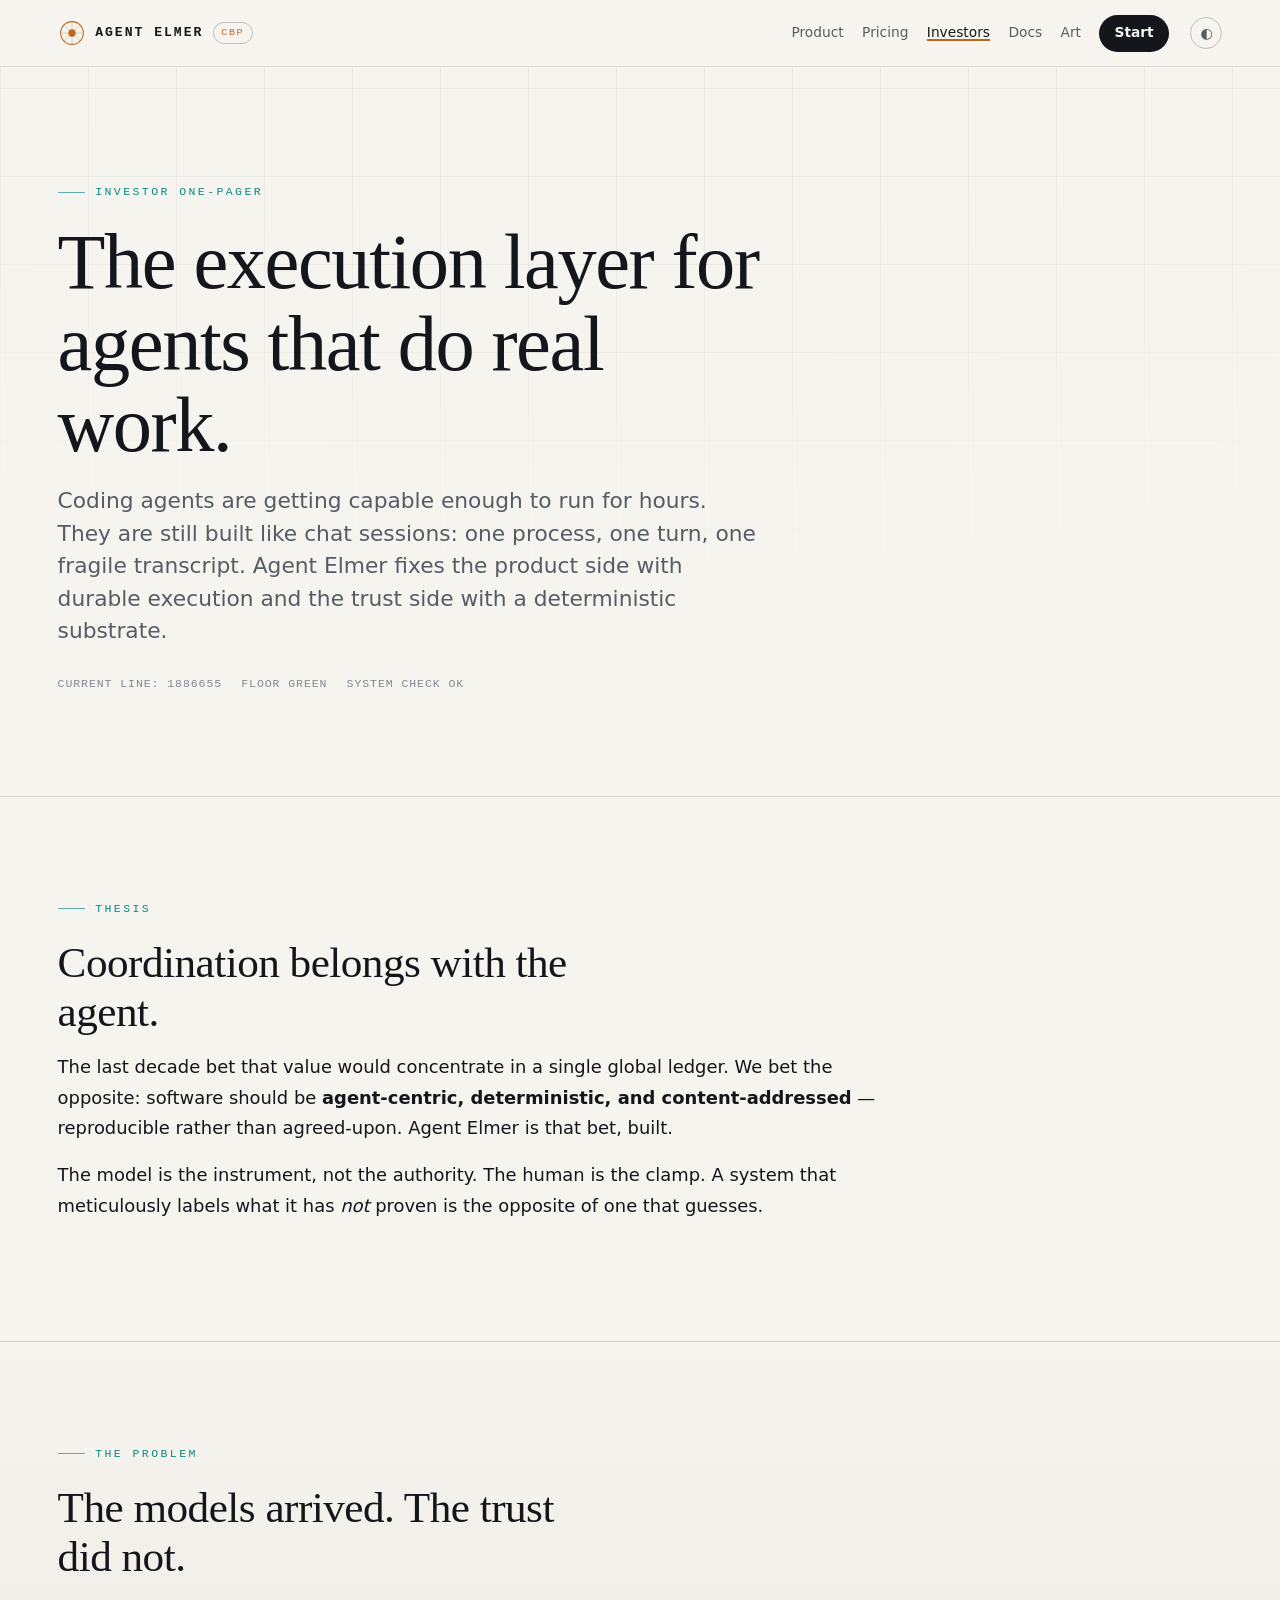
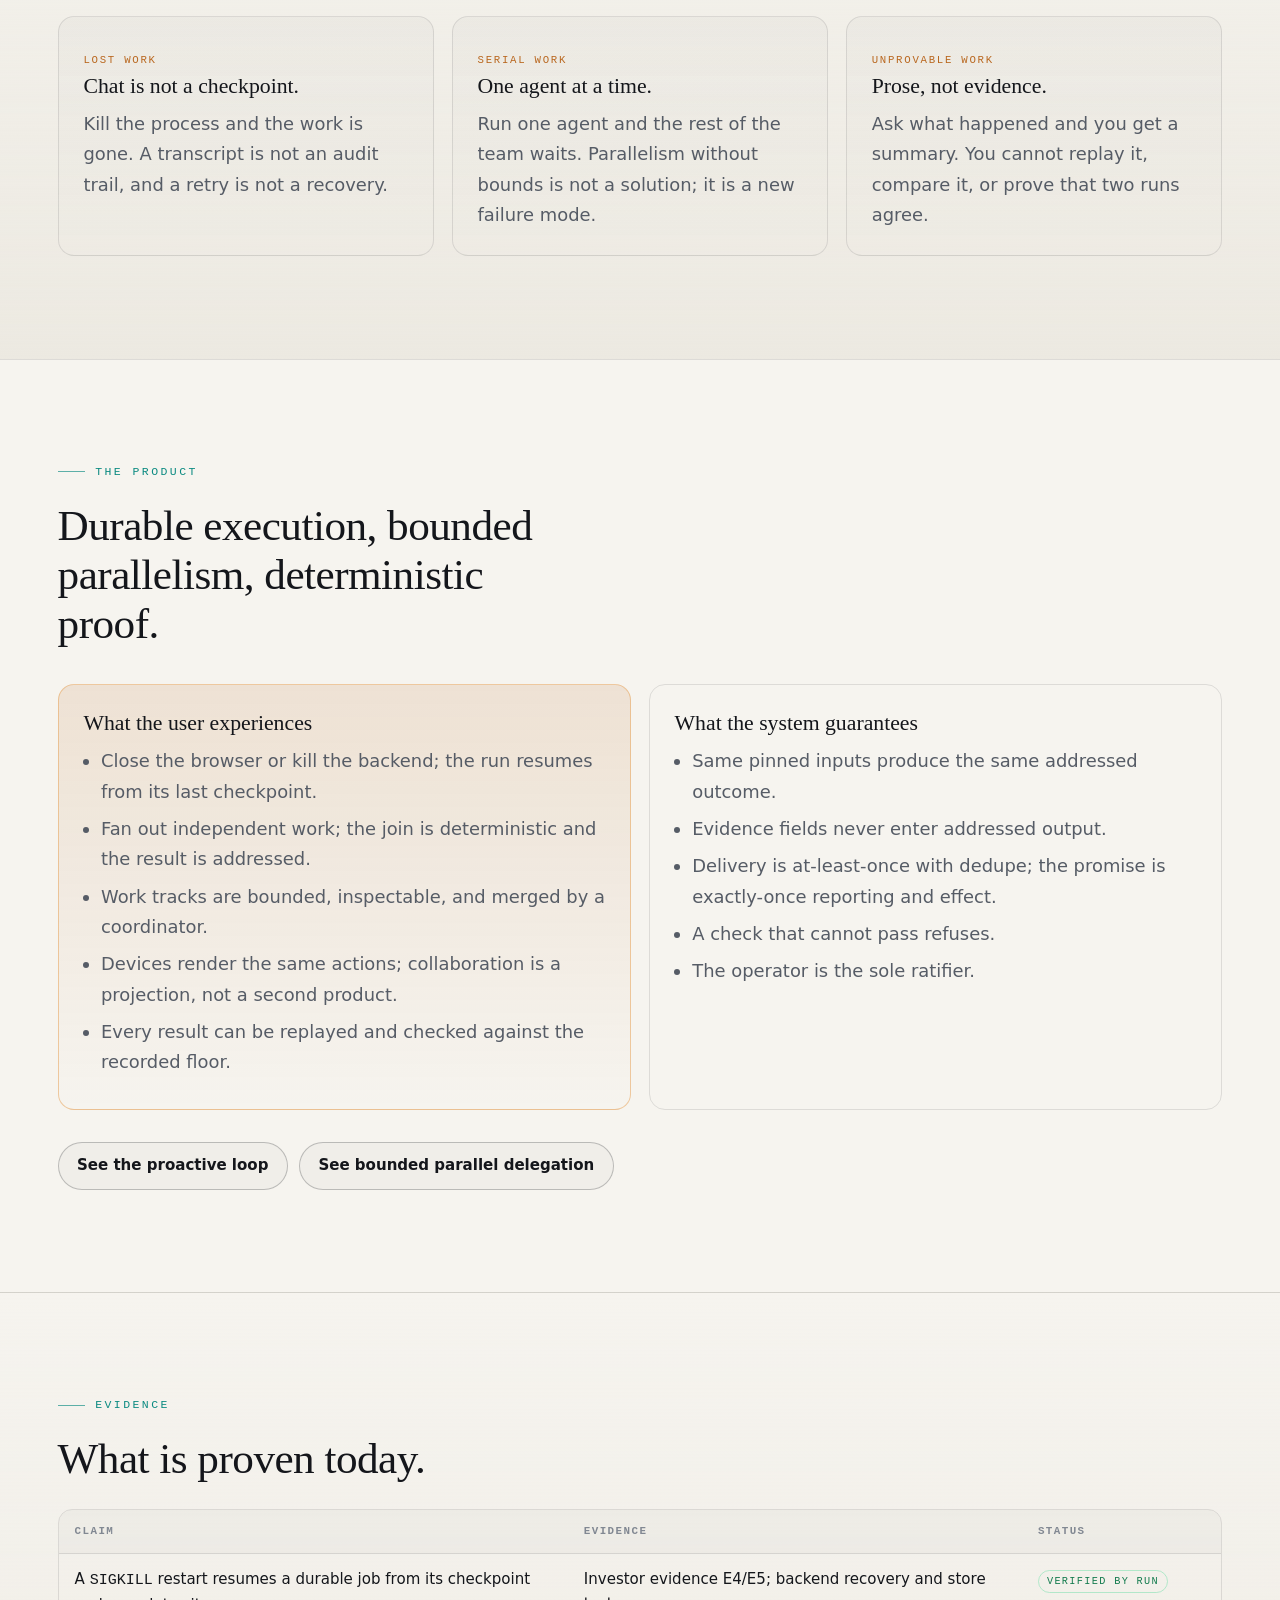
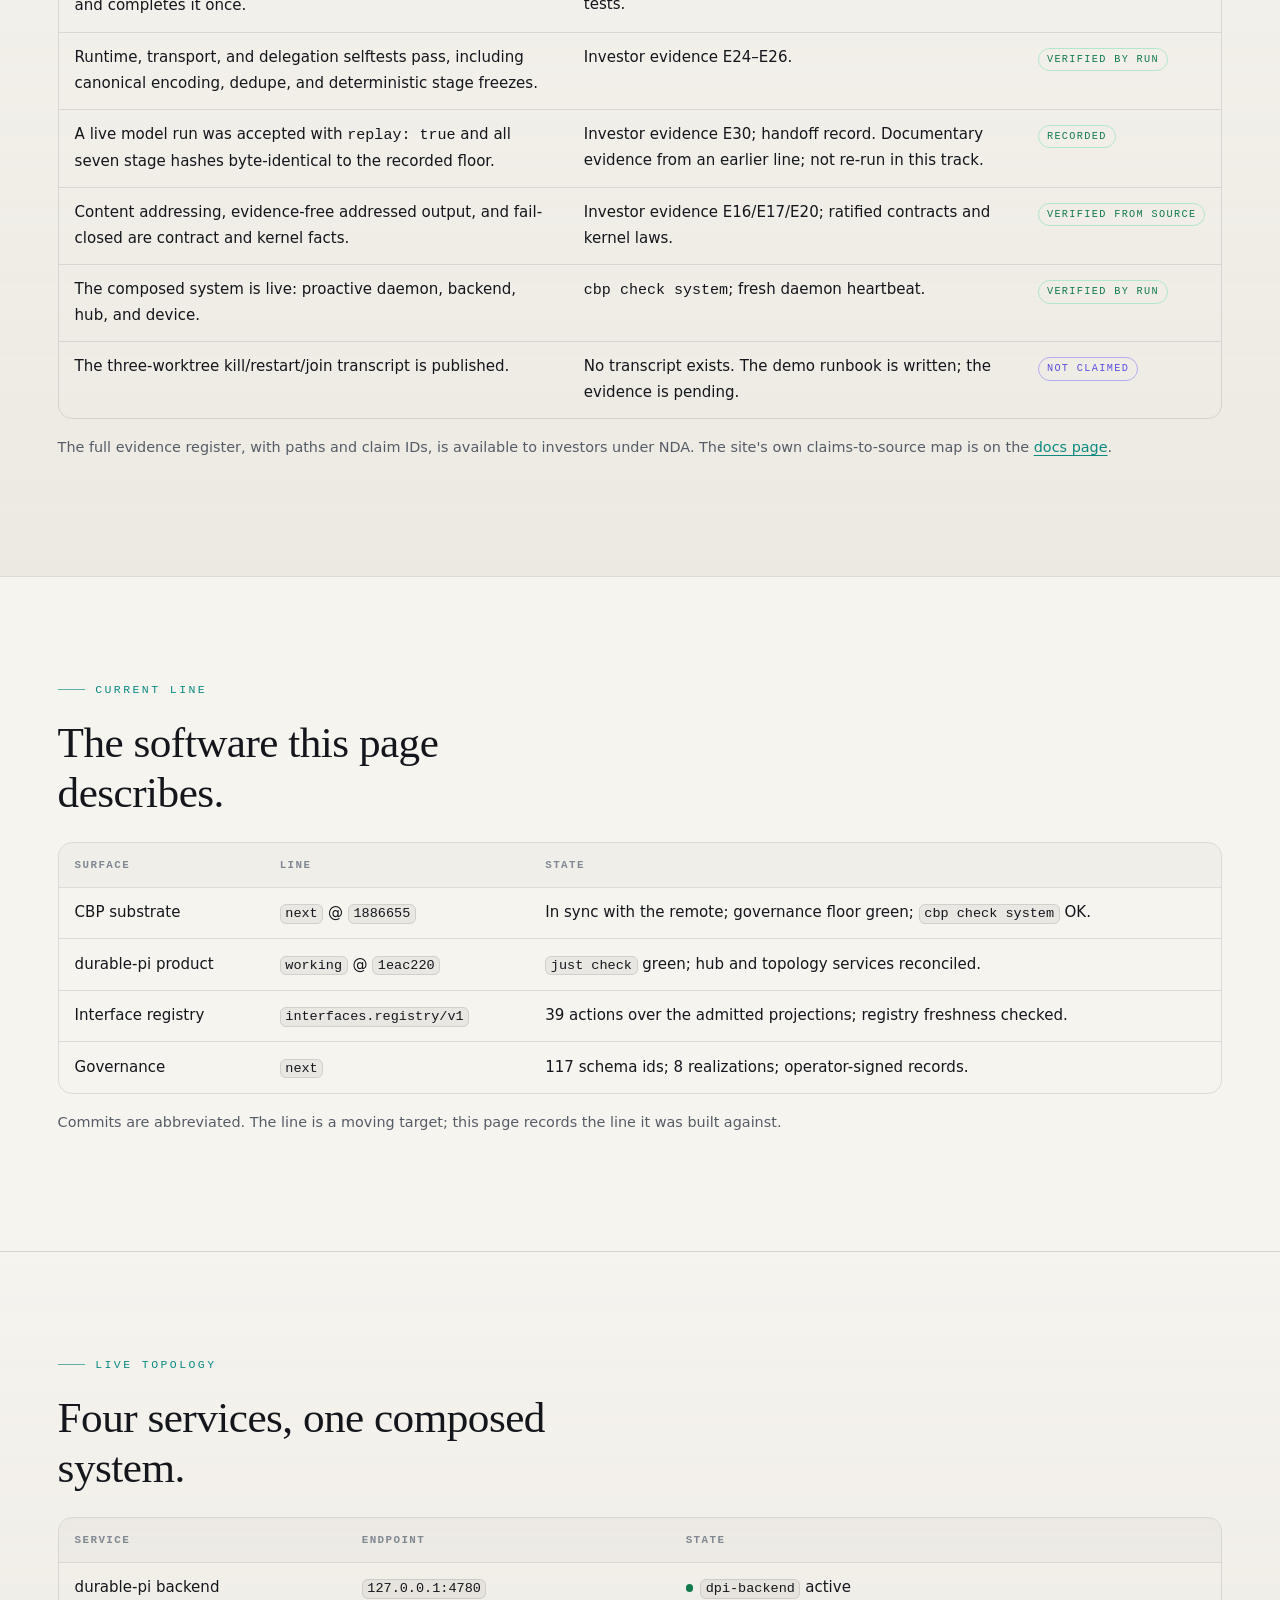
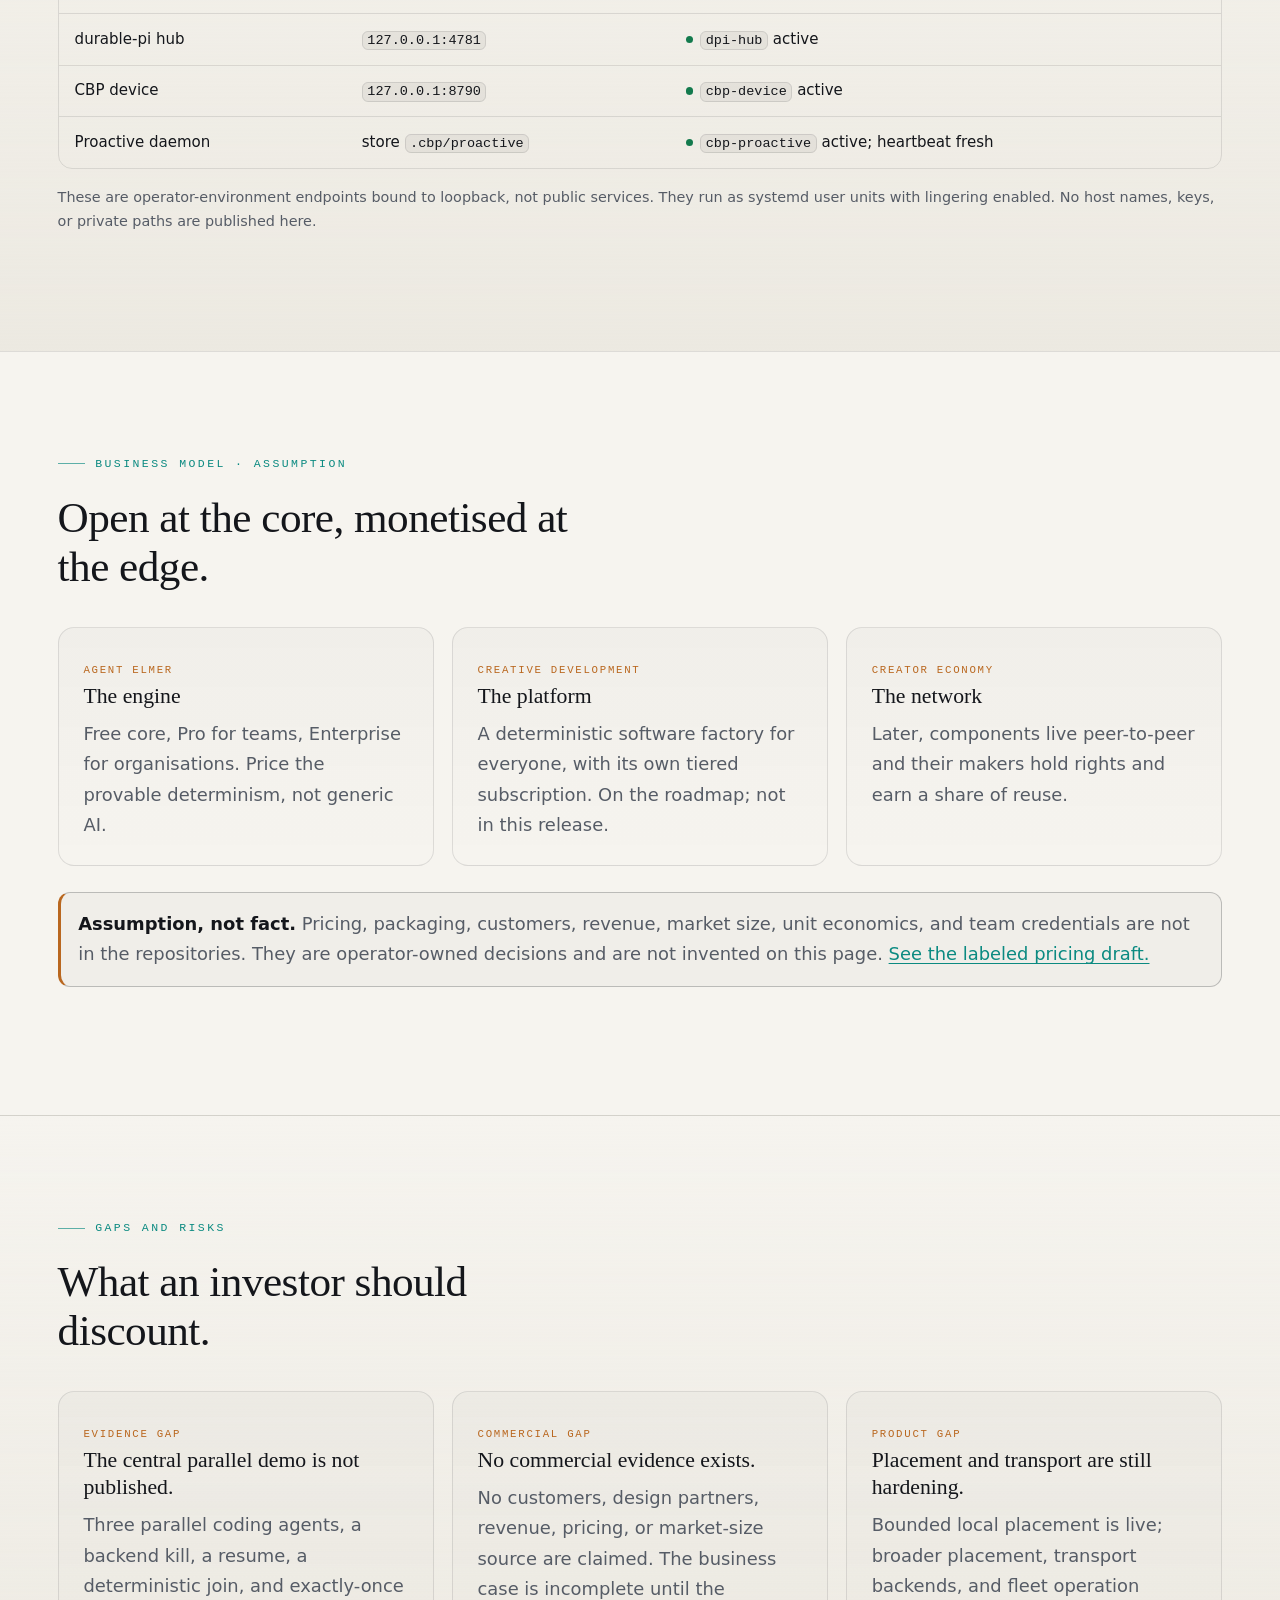
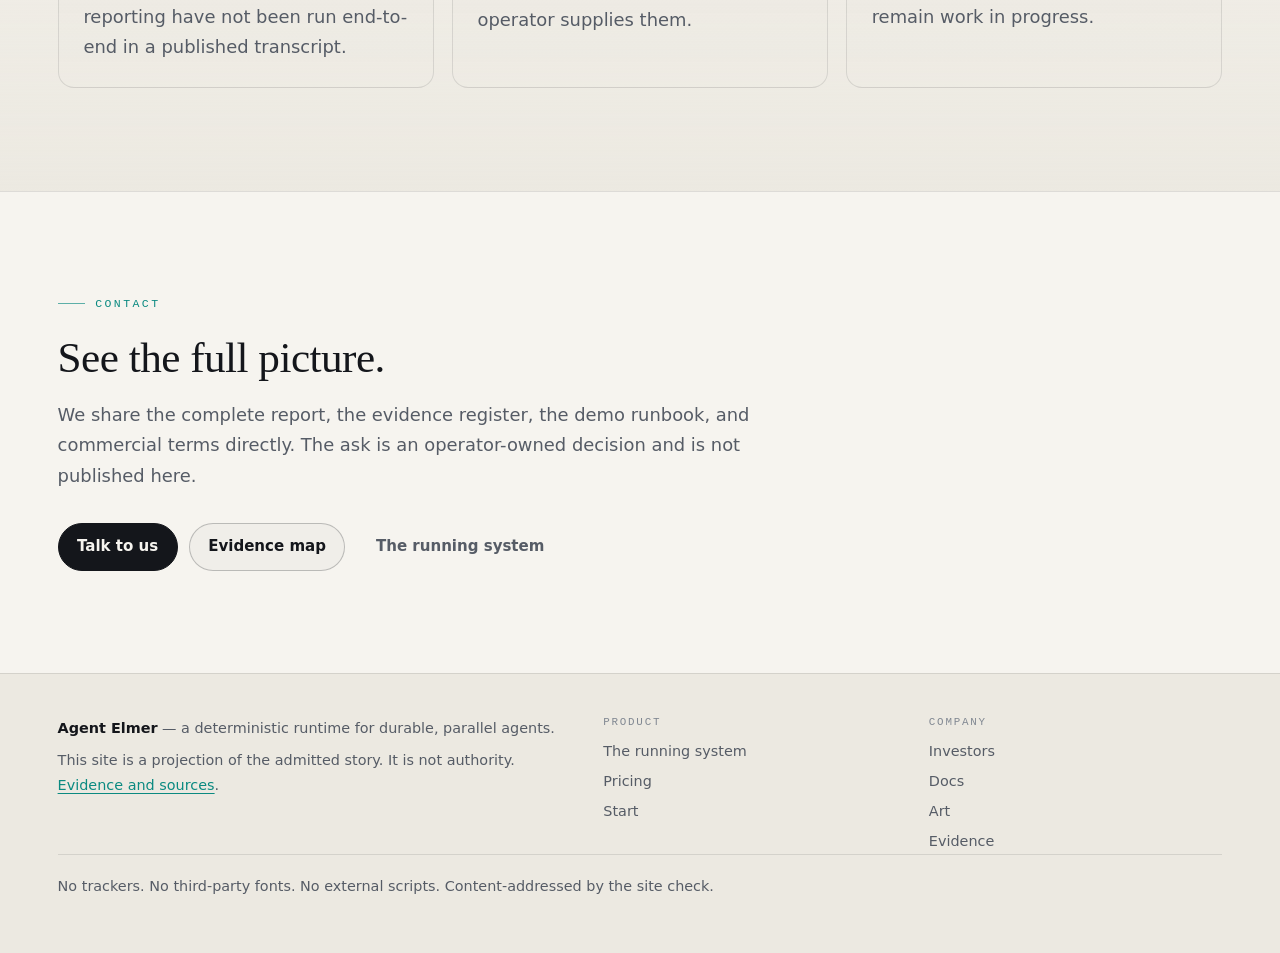
<file: investors.html>
<!doctype html>
<html lang="en">
<head>
  <meta charset="utf-8">
  <meta name="viewport" content="width=device-width, initial-scale=1">
  <title>Investors — Agent Elmer</title>
  <meta name="description" content="The Agent Elmer one-pager: durable parallel coding agents on a deterministic substrate, the evidence that exists today, the current line, and the live topology.">
  <meta name="color-scheme" content="dark light">
  <link rel="icon" href="assets/favicon.svg" type="image/svg+xml">
  <script src="assets/theme.js"></script>
  <link rel="stylesheet" href="assets/site.css">
  <script src="assets/site.js" defer></script>
</head>
<body>
  <a class="skip" href="#main">Skip to content</a>

  <header class="topbar">
    <a class="brand" href="index.html" aria-label="Agent Elmer home">
      <svg class="brand__mark" viewBox="0 0 32 32" aria-hidden="true" focusable="false">
        <circle cx="16" cy="16" r="13" fill="none" stroke="currentColor" stroke-width="1.2"/>
        <path d="M16 3v26M3 16h26M7 7l18 18M25 7L7 25" stroke="currentColor" stroke-width="0.7" opacity="0.45"/>
        <circle cx="16" cy="16" r="4.2" fill="currentColor"/>
      </svg>
      <span class="brand__name">Agent Elmer</span>
      <span class="brand__tag">CBP</span>
    </a>
    <button class="nav-toggle" type="button" aria-expanded="false" aria-controls="site-nav">Menu</button>
    <nav class="topnav" id="site-nav" aria-label="Primary">
      <a href="product.html" data-nav="product">Product</a>
      <a href="pricing.html" data-nav="pricing">Pricing</a>
      <a href="investors.html" data-nav="investors">Investors</a>
      <a href="docs.html" data-nav="docs">Docs</a>
      <a href="art.html" data-nav="art">Art</a>
      <a class="cta" href="docs.html#start">Start</a>
      <button class="themer" type="button" aria-label="Switch theme">◑</button>
    </nav>
  </header>

  <main id="main">
    <section class="section hero" aria-labelledby="invest-title">
      <div class="wrap">
        <p class="eyebrow">Investor one-pager</p>
        <h1 id="invest-title">The execution layer for agents that do real work.</h1>
        <p class="sub">Coding agents are getting capable enough to run for hours. They are still built like chat sessions: one process, one turn, one fragile transcript. Agent Elmer fixes the product side with durable execution and the trust side with a deterministic substrate.</p>
        <div class="hero__meta">
          <span>Current line: 1886655</span>
          <span>Floor green</span>
          <span>System check OK</span>
        </div>
      </div>
    </section>

    <section class="section" id="thesis" aria-labelledby="thesis-title">
      <div class="wrap">
        <p class="eyebrow">Thesis</p>
        <h2 id="thesis-title">Coordination belongs with the agent.</h2>
        <div class="prose">
          <p>The last decade bet that value would concentrate in a single global ledger. We bet the opposite: software should be <strong>agent-centric, deterministic, and content-addressed</strong> — reproducible rather than agreed-upon. Agent Elmer is that bet, built.</p>
          <p>The model is the instrument, not the authority. The human is the clamp. A system that meticulously labels what it has <em>not</em> proven is the opposite of one that guesses.</p>
        </div>
      </div>
    </section>

    <section class="section section--soft" id="problem" aria-labelledby="problem-title">
      <div class="wrap">
        <p class="eyebrow">The problem</p>
        <h2 id="problem-title">The models arrived. The trust did not.</h2>
        <div class="grid">
          <article class="card">
            <span class="card__tag">Lost work</span>
            <h3>Chat is not a checkpoint.</h3>
            <p>Kill the process and the work is gone. A transcript is not an audit trail, and a retry is not a recovery.</p>
          </article>
          <article class="card">
            <span class="card__tag">Serial work</span>
            <h3>One agent at a time.</h3>
            <p>Run one agent and the rest of the team waits. Parallelism without bounds is not a solution; it is a new failure mode.</p>
          </article>
          <article class="card">
            <span class="card__tag">Unprovable work</span>
            <h3>Prose, not evidence.</h3>
            <p>Ask what happened and you get a summary. You cannot replay it, compare it, or prove that two runs agree.</p>
          </article>
        </div>
      </div>
    </section>

    <section class="section" id="product" aria-labelledby="invest-product-title">
      <div class="wrap">
        <p class="eyebrow">The product</p>
        <h2 id="invest-product-title">Durable execution, bounded parallelism, deterministic proof.</h2>
        <div class="compare">
          <div class="compare__col compare__col--new">
            <h3>What the user experiences</h3>
            <ul>
              <li>Close the browser or kill the backend; the run resumes from its last checkpoint.</li>
              <li>Fan out independent work; the join is deterministic and the result is addressed.</li>
              <li>Work tracks are bounded, inspectable, and merged by a coordinator.</li>
              <li>Devices render the same actions; collaboration is a projection, not a second product.</li>
              <li>Every result can be replayed and checked against the recorded floor.</li>
            </ul>
          </div>
          <div class="compare__col">
            <h3>What the system guarantees</h3>
            <ul>
              <li>Same pinned inputs produce the same addressed outcome.</li>
              <li>Evidence fields never enter addressed output.</li>
              <li>Delivery is at-least-once with dedupe; the promise is exactly-once reporting and effect.</li>
              <li>A check that cannot pass refuses.</li>
              <li>The operator is the sole ratifier.</li>
            </ul>
          </div>
        </div>
        <div class="hero__actions">
          <a class="btn" href="product.html#loop">See the proactive loop</a>
          <a class="btn" href="product.html#parallel">See bounded parallel delegation</a>
        </div>
      </div>
    </section>

    <section class="section section--soft" id="evidence" aria-labelledby="evidence-title">
      <div class="wrap">
        <p class="eyebrow">Evidence</p>
        <h2 id="evidence-title">What is proven today.</h2>
        <div class="table-wrap">
          <table>
            <thead>
              <tr><th scope="col">Claim</th><th scope="col">Evidence</th><th scope="col">Status</th></tr>
            </thead>
            <tbody>
              <tr>
                <td>A <span class="mono">SIGKILL</span> restart resumes a durable job from its checkpoint and completes it once.</td>
                <td>Investor evidence E4/E5; backend recovery and store tests.</td>
                <td><span class="badge badge--verified">Verified by run</span></td>
              </tr>
              <tr>
                <td>Runtime, transport, and delegation selftests pass, including canonical encoding, dedupe, and deterministic stage freezes.</td>
                <td>Investor evidence E24–E26.</td>
                <td><span class="badge badge--verified">Verified by run</span></td>
              </tr>
              <tr>
                <td>A live model run was accepted with <span class="mono">replay: true</span> and all seven stage hashes byte-identical to the recorded floor.</td>
                <td>Investor evidence E30; handoff record. Documentary evidence from an earlier line; not re-run in this track.</td>
                <td><span class="badge badge--verified">Recorded</span></td>
              </tr>
              <tr>
                <td>Content addressing, evidence-free addressed output, and fail-closed are contract and kernel facts.</td>
                <td>Investor evidence E16/E17/E20; ratified contracts and kernel laws.</td>
                <td><span class="badge badge--verified">Verified from source</span></td>
              </tr>
              <tr>
                <td>The composed system is live: proactive daemon, backend, hub, and device.</td>
                <td><span class="mono">cbp check system</span>; fresh daemon heartbeat.</td>
                <td><span class="badge badge--verified">Verified by run</span></td>
              </tr>
              <tr>
                <td>The three-worktree kill/restart/join transcript is published.</td>
                <td>No transcript exists. The demo runbook is written; the evidence is pending.</td>
                <td><span class="badge badge--pending">Not claimed</span></td>
              </tr>
            </tbody>
          </table>
        </div>
        <p class="small muted" style="margin-top:1rem">The full evidence register, with paths and claim IDs, is available to investors under NDA. The site's own claims-to-source map is on the <a href="docs.html#evidence">docs page</a>.</p>
      </div>
    </section>

    <section class="section" id="line" aria-labelledby="line-title">
      <div class="wrap">
        <p class="eyebrow">Current line</p>
        <h2 id="line-title">The software this page describes.</h2>
        <div class="table-wrap">
          <table>
            <thead>
              <tr><th scope="col">Surface</th><th scope="col">Line</th><th scope="col">State</th></tr>
            </thead>
            <tbody>
              <tr><td>CBP substrate</td><td><code>next</code> @ <code>1886655</code></td><td>In sync with the remote; governance floor green; <code>cbp check system</code> OK.</td></tr>
              <tr><td>durable-pi product</td><td><code>working</code> @ <code>1eac220</code></td><td><code>just check</code> green; hub and topology services reconciled.</td></tr>
              <tr><td>Interface registry</td><td><code>interfaces.registry/v1</code></td><td>39 actions over the admitted projections; registry freshness checked.</td></tr>
              <tr><td>Governance</td><td><code>next</code></td><td>117 schema ids; 8 realizations; operator-signed records.</td></tr>
            </tbody>
          </table>
        </div>
        <p class="small muted" style="margin-top:1rem">Commits are abbreviated. The line is a moving target; this page records the line it was built against.</p>
      </div>
    </section>

    <section class="section section--soft" id="topology" aria-labelledby="topology-title">
      <div class="wrap">
        <p class="eyebrow">Live topology</p>
        <h2 id="topology-title">Four services, one composed system.</h2>
        <div class="table-wrap">
          <table>
            <thead>
              <tr><th scope="col">Service</th><th scope="col">Endpoint</th><th scope="col">State</th></tr>
            </thead>
            <tbody>
              <tr><td>durable-pi backend</td><td><code>127.0.0.1:4780</code></td><td><span class="dot"></span><code>dpi-backend</code> active</td></tr>
              <tr><td>durable-pi hub</td><td><code>127.0.0.1:4781</code></td><td><span class="dot"></span><code>dpi-hub</code> active</td></tr>
              <tr><td>CBP device</td><td><code>127.0.0.1:8790</code></td><td><span class="dot"></span><code>cbp-device</code> active</td></tr>
              <tr><td>Proactive daemon</td><td>store <code>.cbp/proactive</code></td><td><span class="dot"></span><code>cbp-proactive</code> active; heartbeat fresh</td></tr>
            </tbody>
          </table>
        </div>
        <p class="small muted" style="margin-top:1rem">These are operator-environment endpoints bound to loopback, not public services. They run as systemd user units with lingering enabled. No host names, keys, or private paths are published here.</p>
      </div>
    </section>

    <section class="section" id="business" aria-labelledby="business-title">
      <div class="wrap">
        <p class="eyebrow">Business model · assumption</p>
        <h2 id="business-title">Open at the core, monetised at the edge.</h2>
        <div class="grid">
          <article class="card">
            <span class="card__tag">Agent Elmer</span>
            <h3>The engine</h3>
            <p>Free core, Pro for teams, Enterprise for organisations. Price the provable determinism, not generic AI.</p>
          </article>
          <article class="card">
            <span class="card__tag">Creative Development</span>
            <h3>The platform</h3>
            <p>A deterministic software factory for everyone, with its own tiered subscription. On the roadmap; not in this release.</p>
          </article>
          <article class="card">
            <span class="card__tag">Creator economy</span>
            <h3>The network</h3>
            <p>Later, components live peer-to-peer and their makers hold rights and earn a share of reuse.</p>
          </article>
        </div>
        <div class="notice">
          <p><strong>Assumption, not fact.</strong> Pricing, packaging, customers, revenue, market size, unit economics, and team credentials are not in the repositories. They are operator-owned decisions and are not invented on this page. <a href="pricing.html">See the labeled pricing draft.</a></p>
        </div>
      </div>
    </section>

    <section class="section section--soft" id="gaps" aria-labelledby="gaps-title">
      <div class="wrap">
        <p class="eyebrow">Gaps and risks</p>
        <h2 id="gaps-title">What an investor should discount.</h2>
        <div class="grid">
          <article class="card">
            <span class="card__tag">Evidence gap</span>
            <h3>The central parallel demo is not published.</h3>
            <p>Three parallel coding agents, a backend kill, a resume, a deterministic join, and exactly-once reporting have not been run end-to-end in a published transcript.</p>
          </article>
          <article class="card">
            <span class="card__tag">Commercial gap</span>
            <h3>No commercial evidence exists.</h3>
            <p>No customers, design partners, revenue, pricing, or market-size source are claimed. The business case is incomplete until the operator supplies them.</p>
          </article>
          <article class="card">
            <span class="card__tag">Product gap</span>
            <h3>Placement and transport are still hardening.</h3>
            <p>Bounded local placement is live; broader placement, transport backends, and fleet operation remain work in progress.</p>
          </article>
        </div>
      </div>
    </section>

    <section class="section" id="contact" aria-labelledby="contact-title">
      <div class="wrap">
        <p class="eyebrow">Contact</p>
        <h2 id="contact-title">See the full picture.</h2>
        <p class="lede">We share the complete report, the evidence register, the demo runbook, and commercial terms directly. The ask is an operator-owned decision and is not published here.</p>
        <div class="hero__actions">
          <a class="btn btn--primary" href="mailto:info@prodatalab.com">Talk to us</a>
          <a class="btn" href="docs.html#evidence">Evidence map</a>
          <a class="btn btn--quiet" href="product.html">The running system</a>
        </div>
      </div>
    </section>
  </main>

  <footer class="footer">
    <div class="footer__grid">
      <div>
        <p><strong>Agent Elmer</strong> — a deterministic runtime for durable, parallel agents.</p>
        <p>This site is a projection of the admitted story. It is not authority. <a href="docs.html#evidence">Evidence and sources</a>.</p>
      </div>
      <div>
        <h2>Product</h2>
        <nav aria-label="Product links">
          <a href="product.html">The running system</a>
          <a href="pricing.html">Pricing</a>
          <a href="docs.html#start">Start</a>
        </nav>
      </div>
      <div>
        <h2>Company</h2>
        <nav aria-label="Company links">
          <a href="investors.html">Investors</a>
          <a href="docs.html">Docs</a>
          <a href="art.html">Art</a>
          <a href="docs.html#evidence">Evidence</a>
        </nav>
      </div>
    </div>
    <p class="footer__legal">No trackers. No third-party fonts. No external scripts. Content-addressed by the site check.</p>
  </footer>
</body>
</html>
</file>
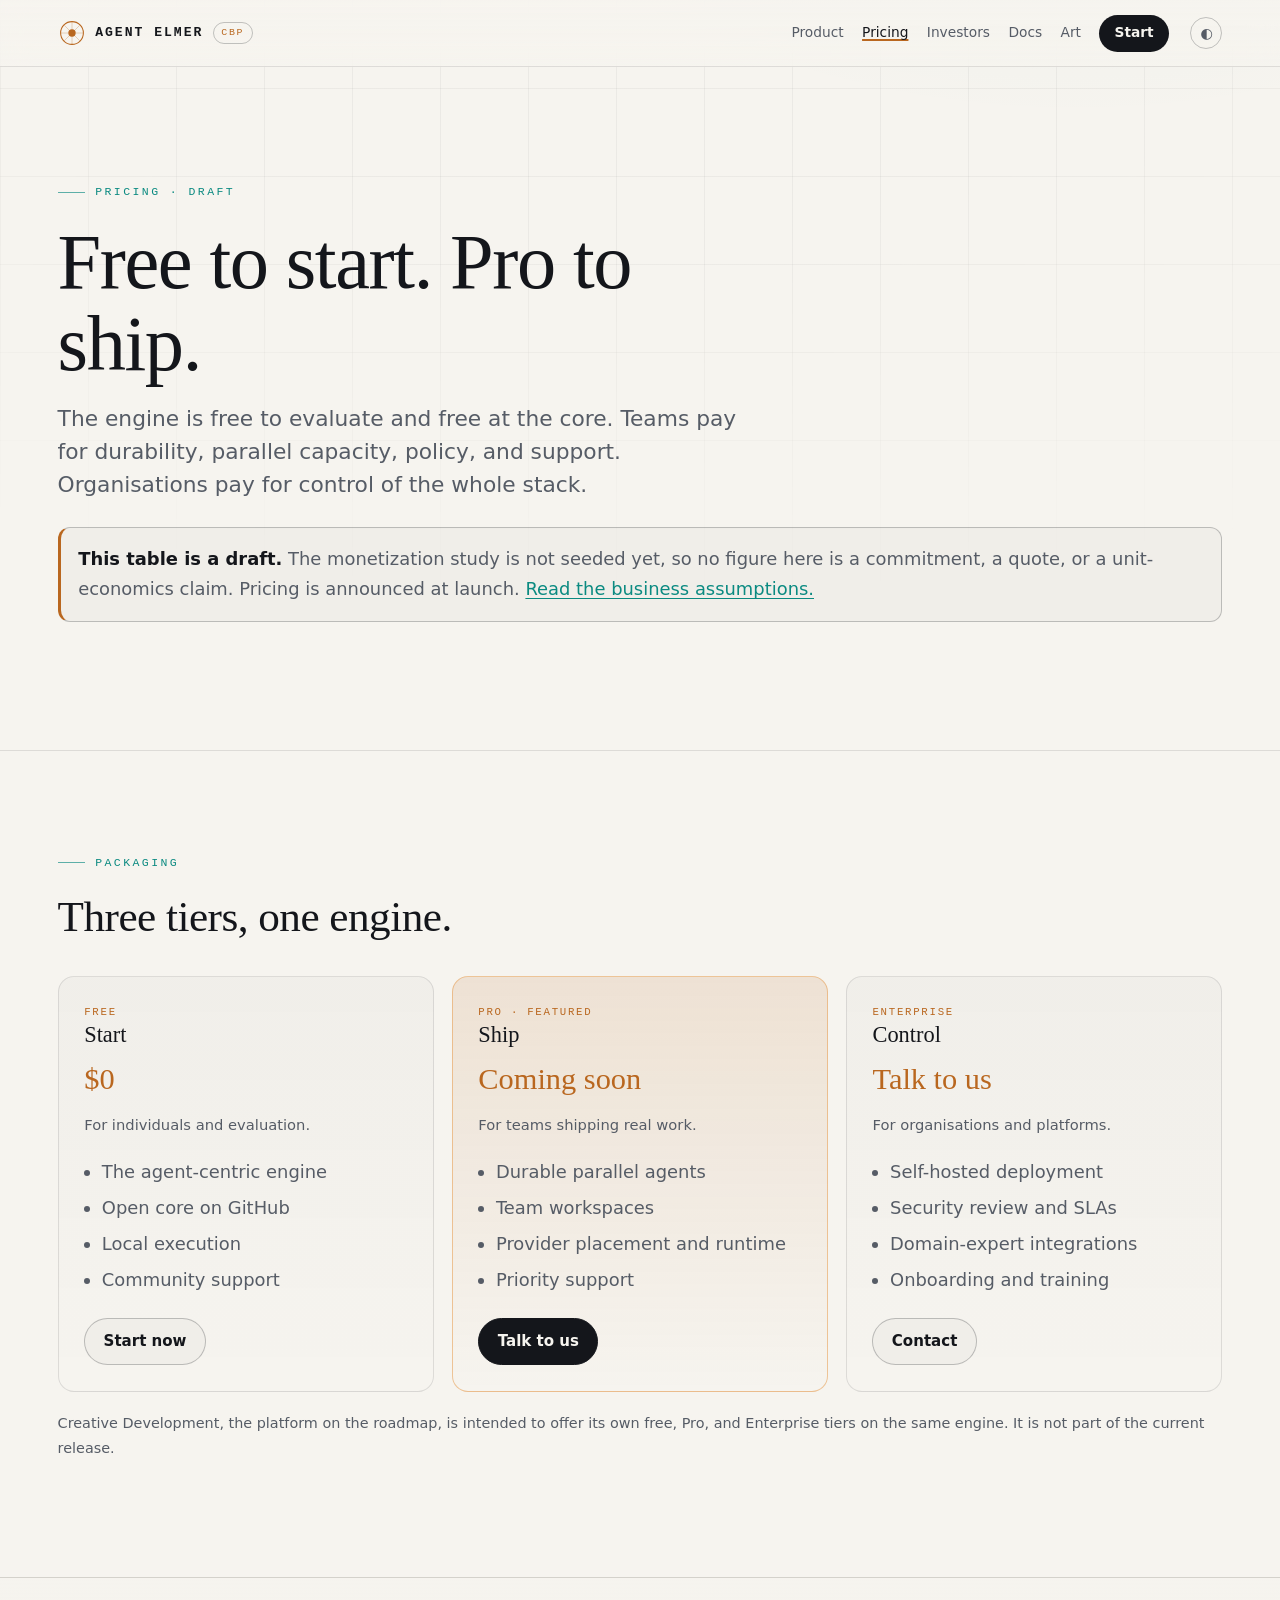
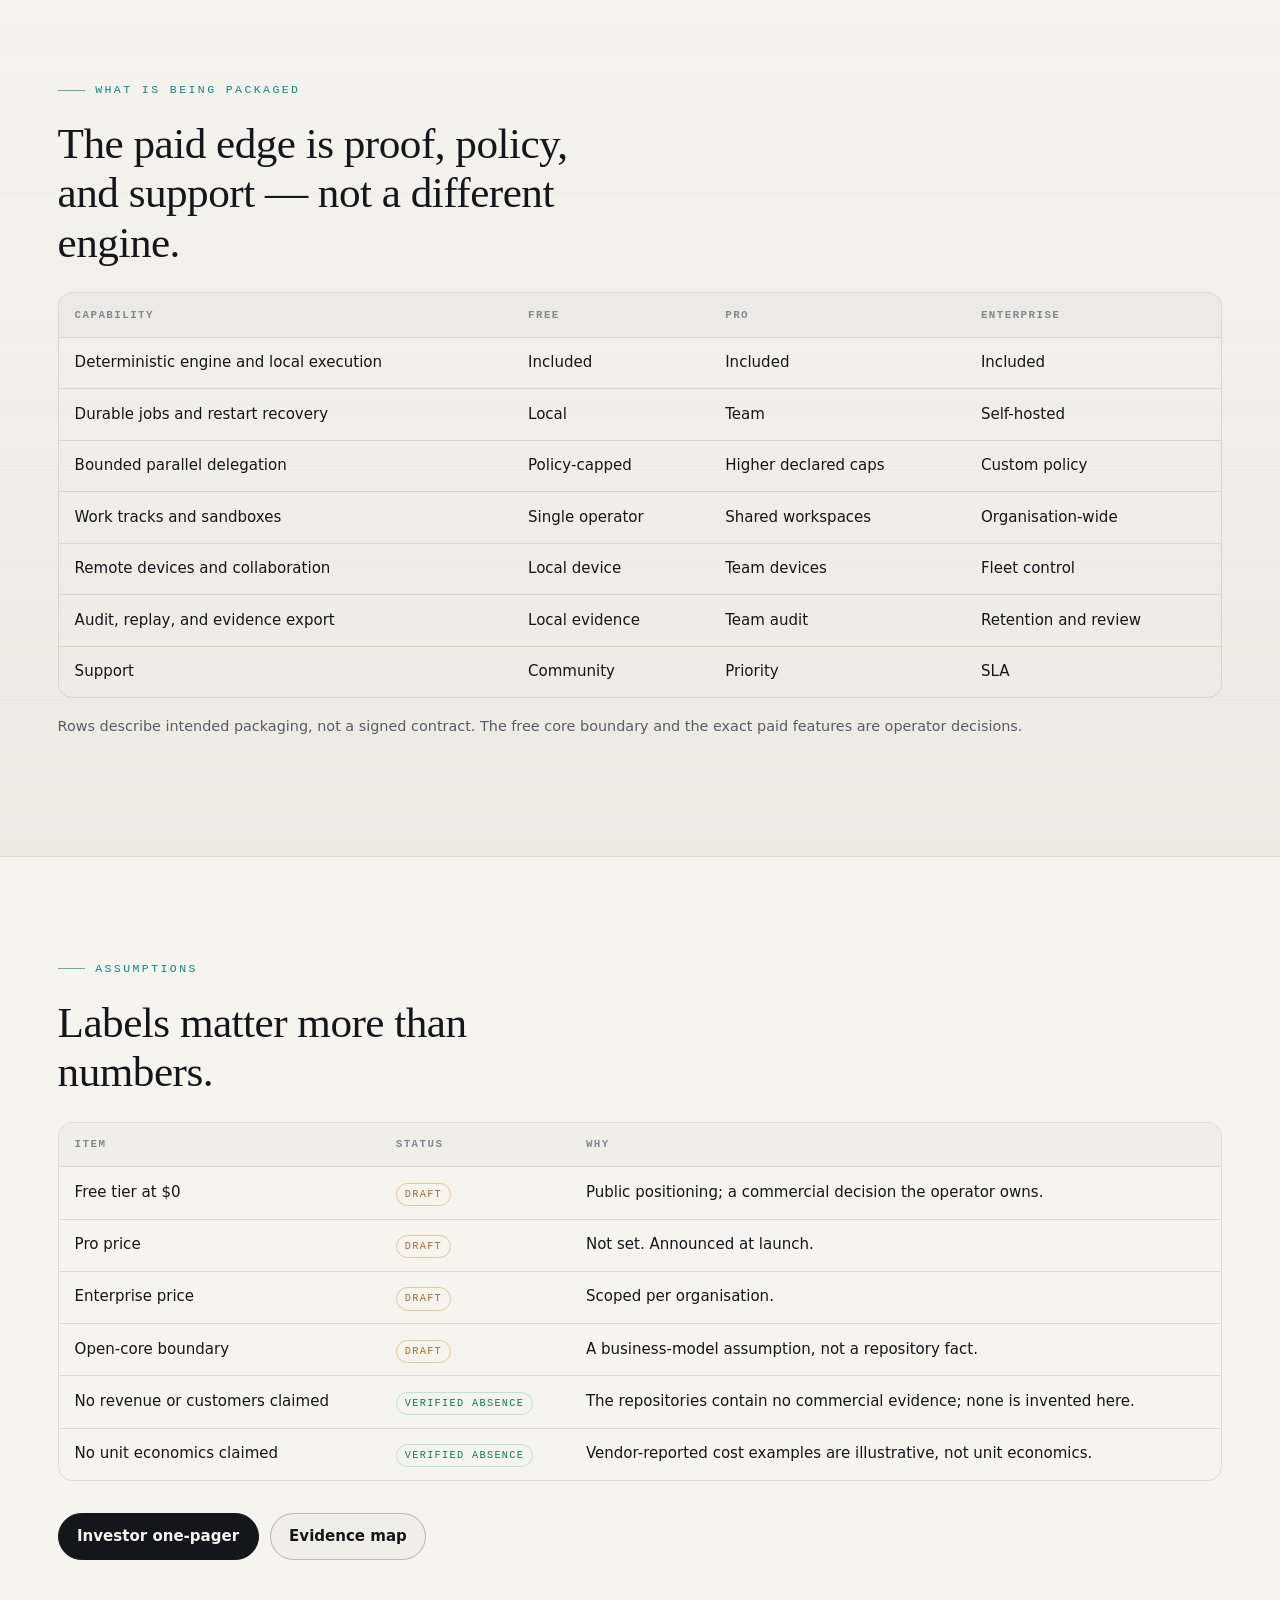
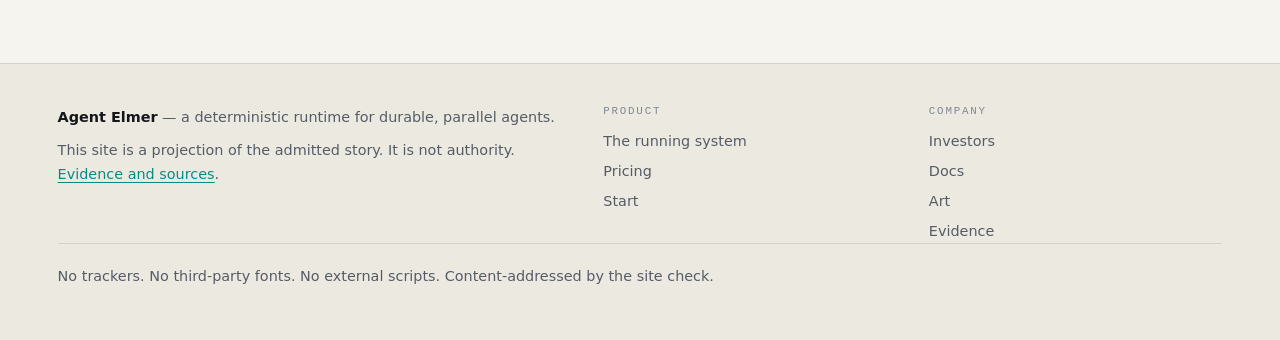
<file: pricing.html>
<!doctype html>
<html lang="en">
<head>
  <meta charset="utf-8">
  <meta name="viewport" content="width=device-width, initial-scale=1">
  <title>Pricing — Agent Elmer</title>
  <meta name="description" content="Draft packaging for Agent Elmer: free to start, Pro for teams, Enterprise for organisations. No price is a commitment.">
  <meta name="color-scheme" content="dark light">
  <link rel="icon" href="assets/favicon.svg" type="image/svg+xml">
  <script src="assets/theme.js"></script>
  <link rel="stylesheet" href="assets/site.css">
  <script src="assets/site.js" defer></script>
</head>
<body>
  <a class="skip" href="#main">Skip to content</a>

  <header class="topbar">
    <a class="brand" href="index.html" aria-label="Agent Elmer home">
      <svg class="brand__mark" viewBox="0 0 32 32" aria-hidden="true" focusable="false">
        <circle cx="16" cy="16" r="13" fill="none" stroke="currentColor" stroke-width="1.2"/>
        <path d="M16 3v26M3 16h26M7 7l18 18M25 7L7 25" stroke="currentColor" stroke-width="0.7" opacity="0.45"/>
        <circle cx="16" cy="16" r="4.2" fill="currentColor"/>
      </svg>
      <span class="brand__name">Agent Elmer</span>
      <span class="brand__tag">CBP</span>
    </a>
    <button class="nav-toggle" type="button" aria-expanded="false" aria-controls="site-nav">Menu</button>
    <nav class="topnav" id="site-nav" aria-label="Primary">
      <a href="product.html" data-nav="product">Product</a>
      <a href="pricing.html" data-nav="pricing">Pricing</a>
      <a href="investors.html" data-nav="investors">Investors</a>
      <a href="docs.html" data-nav="docs">Docs</a>
      <a href="art.html" data-nav="art">Art</a>
      <a class="cta" href="docs.html#start">Start</a>
      <button class="themer" type="button" aria-label="Switch theme">◑</button>
    </nav>
  </header>

  <main id="main">
    <section class="section hero" aria-labelledby="pricing-title">
      <div class="wrap">
        <p class="eyebrow">Pricing · draft</p>
        <h1 id="pricing-title">Free to start. Pro to ship.</h1>
        <p class="sub">The engine is free to evaluate and free at the core. Teams pay for durability, parallel capacity, policy, and support. Organisations pay for control of the whole stack.</p>
        <div class="notice">
          <p><strong>This table is a draft.</strong> The monetization study is not seeded yet, so no figure here is a commitment, a quote, or a unit-economics claim. Pricing is announced at launch. <a href="investors.html#business">Read the business assumptions.</a></p>
        </div>
      </div>
    </section>

    <section class="section" aria-labelledby="tiers-title">
      <div class="wrap">
        <p class="eyebrow">Packaging</p>
        <h2 id="tiers-title">Three tiers, one engine.</h2>
        <div class="pricing">
          <article class="tier">
            <span class="card__tag">Free</span>
            <h3>Start</h3>
            <p class="tier__price">$0</p>
            <p class="tier__for">For individuals and evaluation.</p>
            <ul>
              <li>The agent-centric engine</li>
              <li>Open core on GitHub</li>
              <li>Local execution</li>
              <li>Community support</li>
            </ul>
            <a class="btn" href="docs.html#start">Start now</a>
          </article>
          <article class="tier tier--featured">
            <span class="card__tag">Pro · featured</span>
            <h3>Ship</h3>
            <p class="tier__price">Coming soon</p>
            <p class="tier__for">For teams shipping real work.</p>
            <ul>
              <li>Durable parallel agents</li>
              <li>Team workspaces</li>
              <li>Provider placement and runtime</li>
              <li>Priority support</li>
            </ul>
            <a class="btn btn--primary" href="investors.html#contact">Talk to us</a>
          </article>
          <article class="tier">
            <span class="card__tag">Enterprise</span>
            <h3>Control</h3>
            <p class="tier__price">Talk to us</p>
            <p class="tier__for">For organisations and platforms.</p>
            <ul>
              <li>Self-hosted deployment</li>
              <li>Security review and SLAs</li>
              <li>Domain-expert integrations</li>
              <li>Onboarding and training</li>
            </ul>
            <a class="btn" href="investors.html#contact">Contact</a>
          </article>
        </div>
        <p class="small muted" style="margin-top:1.2rem">Creative Development, the platform on the roadmap, is intended to offer its own free, Pro, and Enterprise tiers on the same engine. It is not part of the current release.</p>
      </div>
    </section>

    <section class="section section--soft" aria-labelledby="compare-title">
      <div class="wrap">
        <p class="eyebrow">What is being packaged</p>
        <h2 id="compare-title">The paid edge is proof, policy, and support — not a different engine.</h2>
        <div class="table-wrap">
          <table>
            <thead>
              <tr><th scope="col">Capability</th><th scope="col">Free</th><th scope="col">Pro</th><th scope="col">Enterprise</th></tr>
            </thead>
            <tbody>
              <tr><td>Deterministic engine and local execution</td><td>Included</td><td>Included</td><td>Included</td></tr>
              <tr><td>Durable jobs and restart recovery</td><td>Local</td><td>Team</td><td>Self-hosted</td></tr>
              <tr><td>Bounded parallel delegation</td><td>Policy-capped</td><td>Higher declared caps</td><td>Custom policy</td></tr>
              <tr><td>Work tracks and sandboxes</td><td>Single operator</td><td>Shared workspaces</td><td>Organisation-wide</td></tr>
              <tr><td>Remote devices and collaboration</td><td>Local device</td><td>Team devices</td><td>Fleet control</td></tr>
              <tr><td>Audit, replay, and evidence export</td><td>Local evidence</td><td>Team audit</td><td>Retention and review</td></tr>
              <tr><td>Support</td><td>Community</td><td>Priority</td><td>SLA</td></tr>
            </tbody>
          </table>
        </div>
        <p class="small muted" style="margin-top:1rem">Rows describe intended packaging, not a signed contract. The free core boundary and the exact paid features are operator decisions.</p>
      </div>
    </section>

    <section class="section" aria-labelledby="assumptions-title">
      <div class="wrap">
        <p class="eyebrow">Assumptions</p>
        <h2 id="assumptions-title">Labels matter more than numbers.</h2>
        <div class="table-wrap">
          <table>
            <thead>
              <tr><th scope="col">Item</th><th scope="col">Status</th><th scope="col">Why</th></tr>
            </thead>
            <tbody>
              <tr><td>Free tier at $0</td><td><span class="badge badge--draft">Draft</span></td><td>Public positioning; a commercial decision the operator owns.</td></tr>
              <tr><td>Pro price</td><td><span class="badge badge--draft">Draft</span></td><td>Not set. Announced at launch.</td></tr>
              <tr><td>Enterprise price</td><td><span class="badge badge--draft">Draft</span></td><td>Scoped per organisation.</td></tr>
              <tr><td>Open-core boundary</td><td><span class="badge badge--draft">Draft</span></td><td>A business-model assumption, not a repository fact.</td></tr>
              <tr><td>No revenue or customers claimed</td><td><span class="badge badge--verified">Verified absence</span></td><td>The repositories contain no commercial evidence; none is invented here.</td></tr>
              <tr><td>No unit economics claimed</td><td><span class="badge badge--verified">Verified absence</span></td><td>Vendor-reported cost examples are illustrative, not unit economics.</td></tr>
            </tbody>
          </table>
        </div>
        <div class="hero__actions">
          <a class="btn btn--primary" href="investors.html">Investor one-pager</a>
          <a class="btn" href="docs.html#evidence">Evidence map</a>
        </div>
      </div>
    </section>
  </main>

  <footer class="footer">
    <div class="footer__grid">
      <div>
        <p><strong>Agent Elmer</strong> — a deterministic runtime for durable, parallel agents.</p>
        <p>This site is a projection of the admitted story. It is not authority. <a href="docs.html#evidence">Evidence and sources</a>.</p>
      </div>
      <div>
        <h2>Product</h2>
        <nav aria-label="Product links">
          <a href="product.html">The running system</a>
          <a href="pricing.html">Pricing</a>
          <a href="docs.html#start">Start</a>
        </nav>
      </div>
      <div>
        <h2>Company</h2>
        <nav aria-label="Company links">
          <a href="investors.html">Investors</a>
          <a href="docs.html">Docs</a>
          <a href="art.html">Art</a>
          <a href="docs.html#evidence">Evidence</a>
        </nav>
      </div>
    </div>
    <p class="footer__legal">No trackers. No third-party fonts. No external scripts. Content-addressed by the site check.</p>
  </footer>
</body>
</html>
</file>
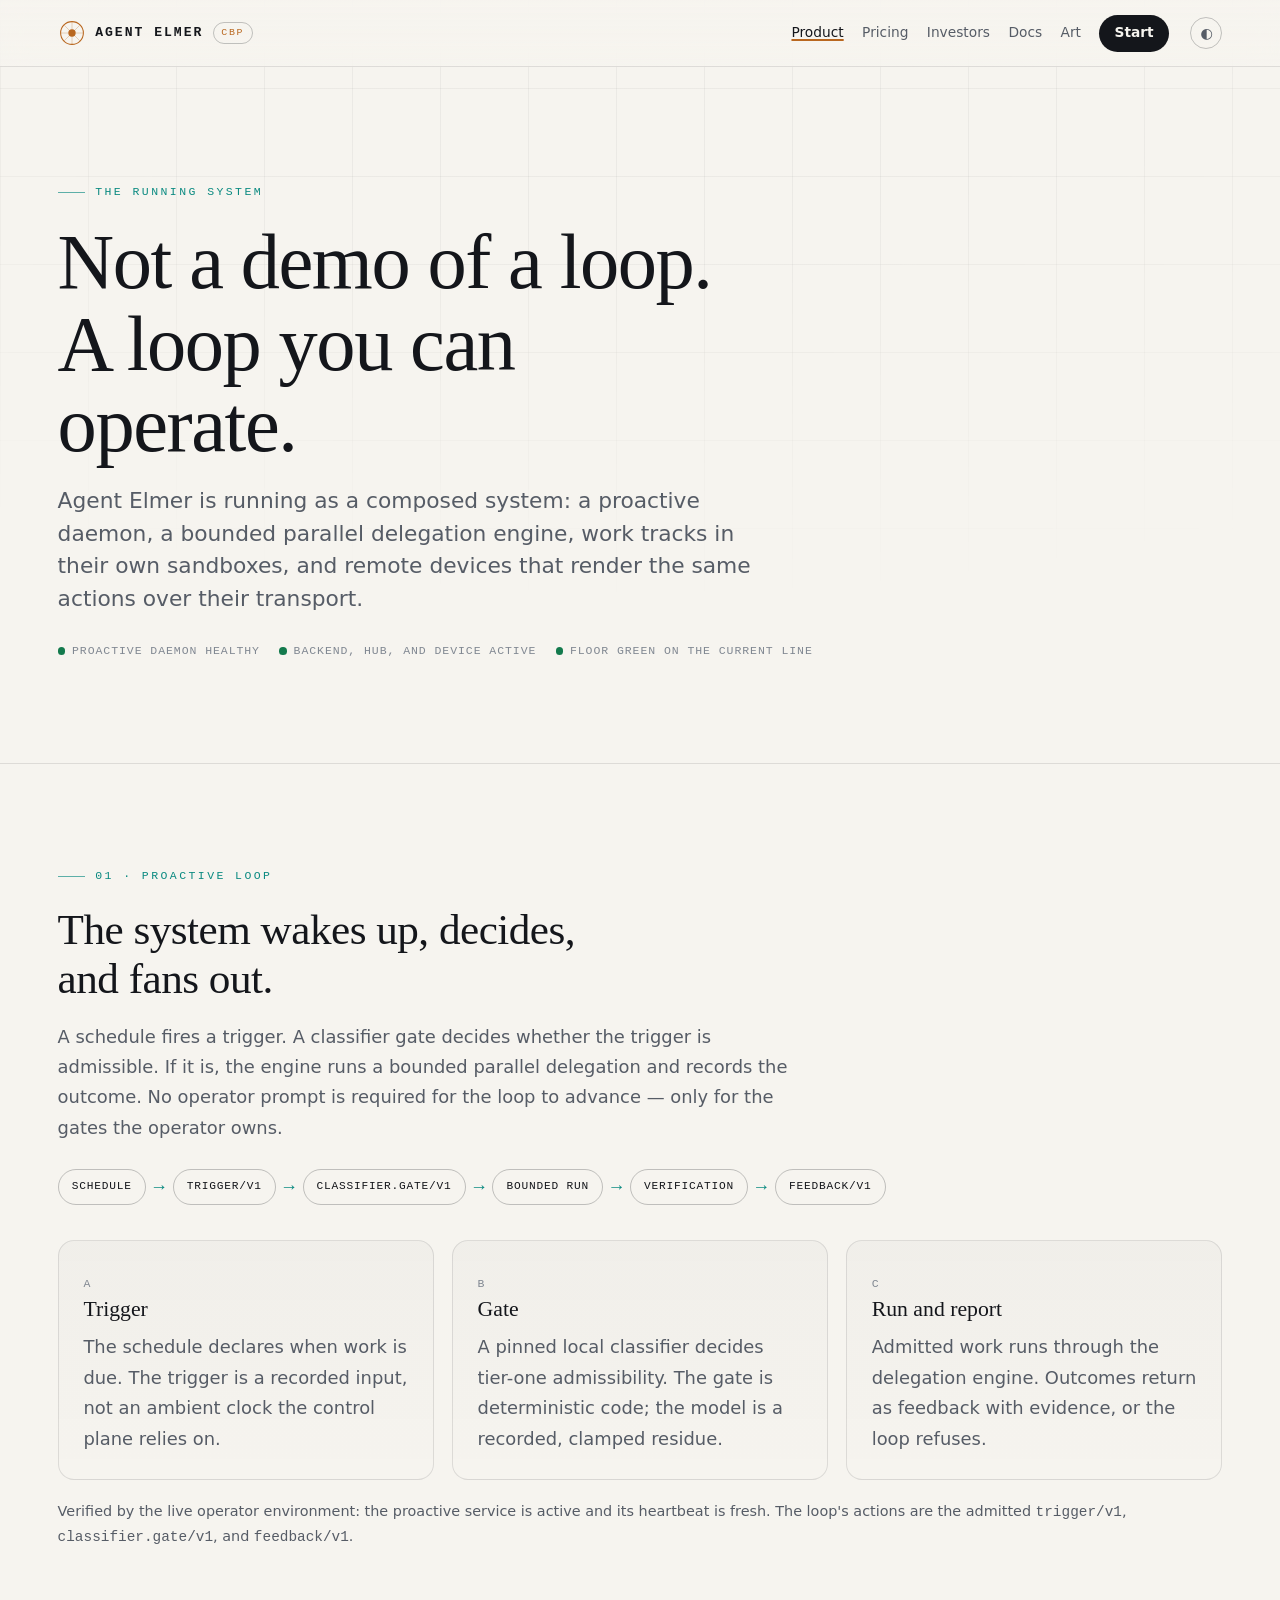
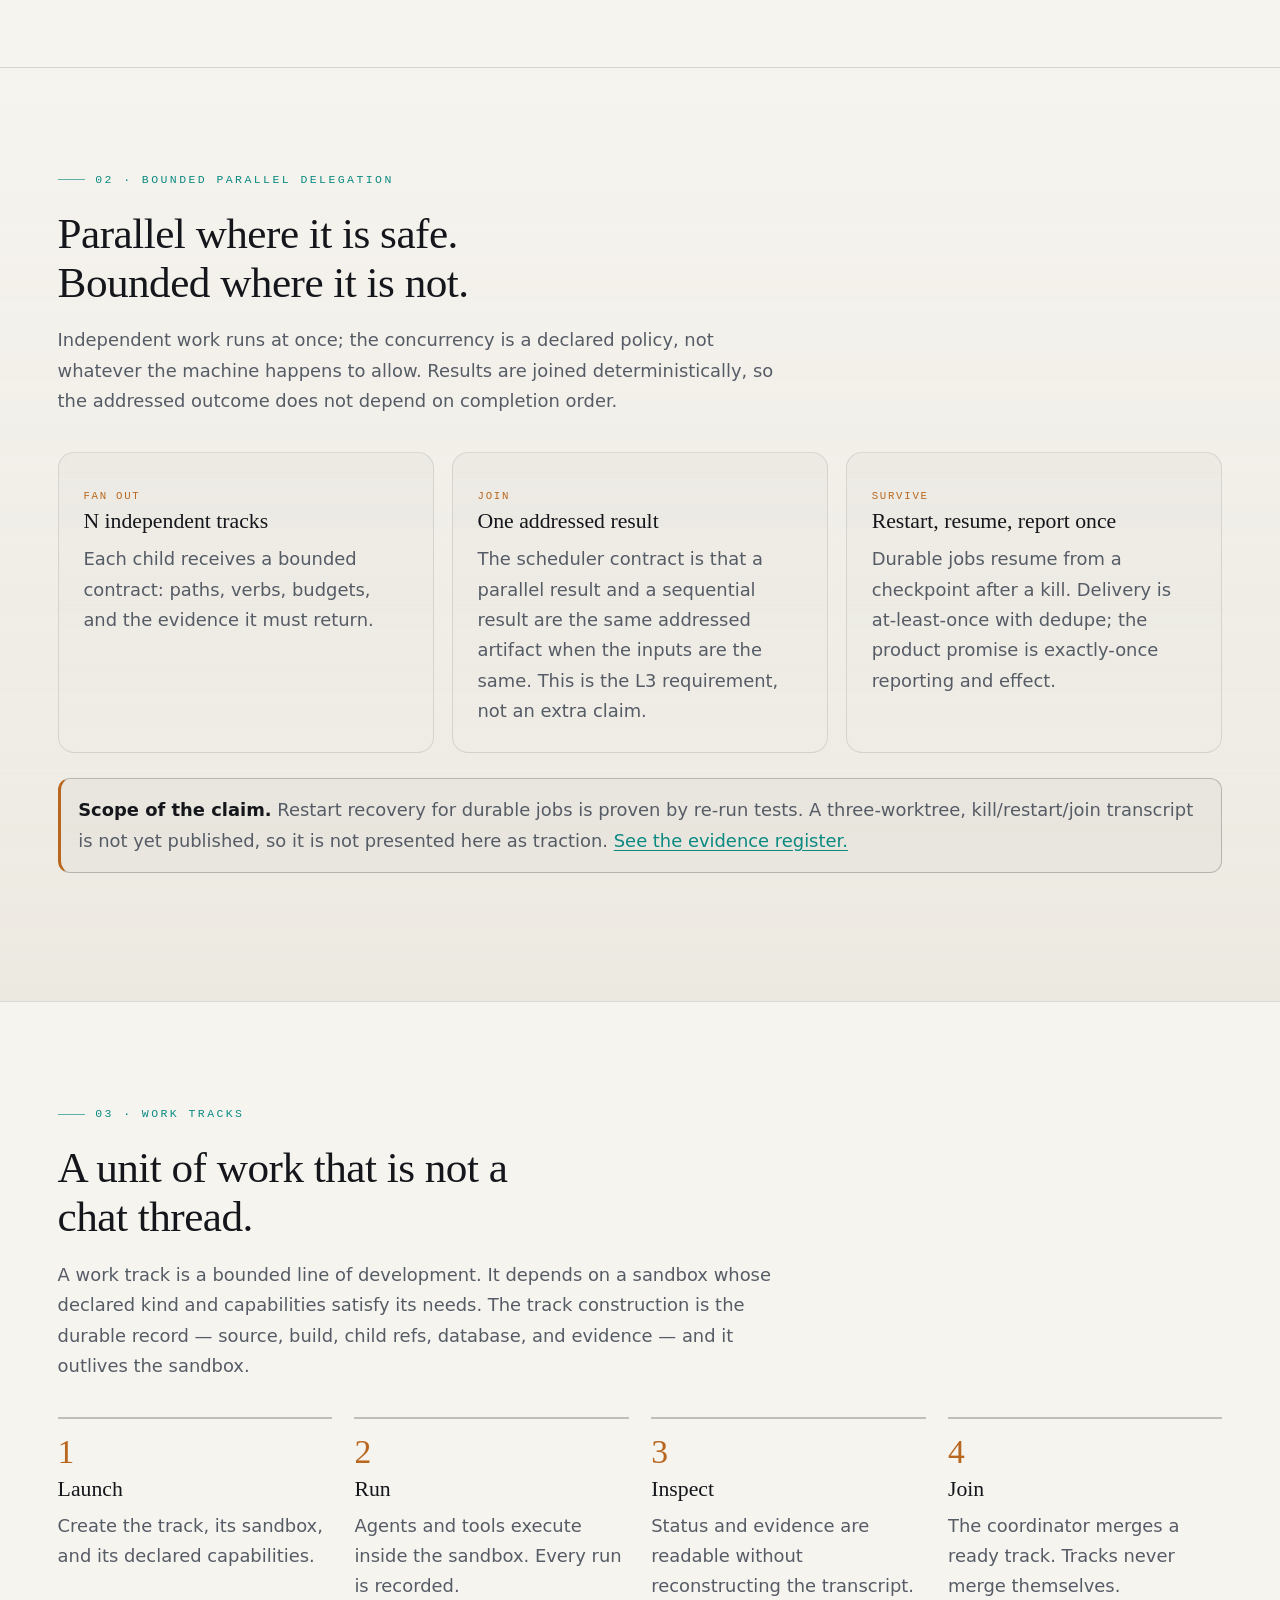
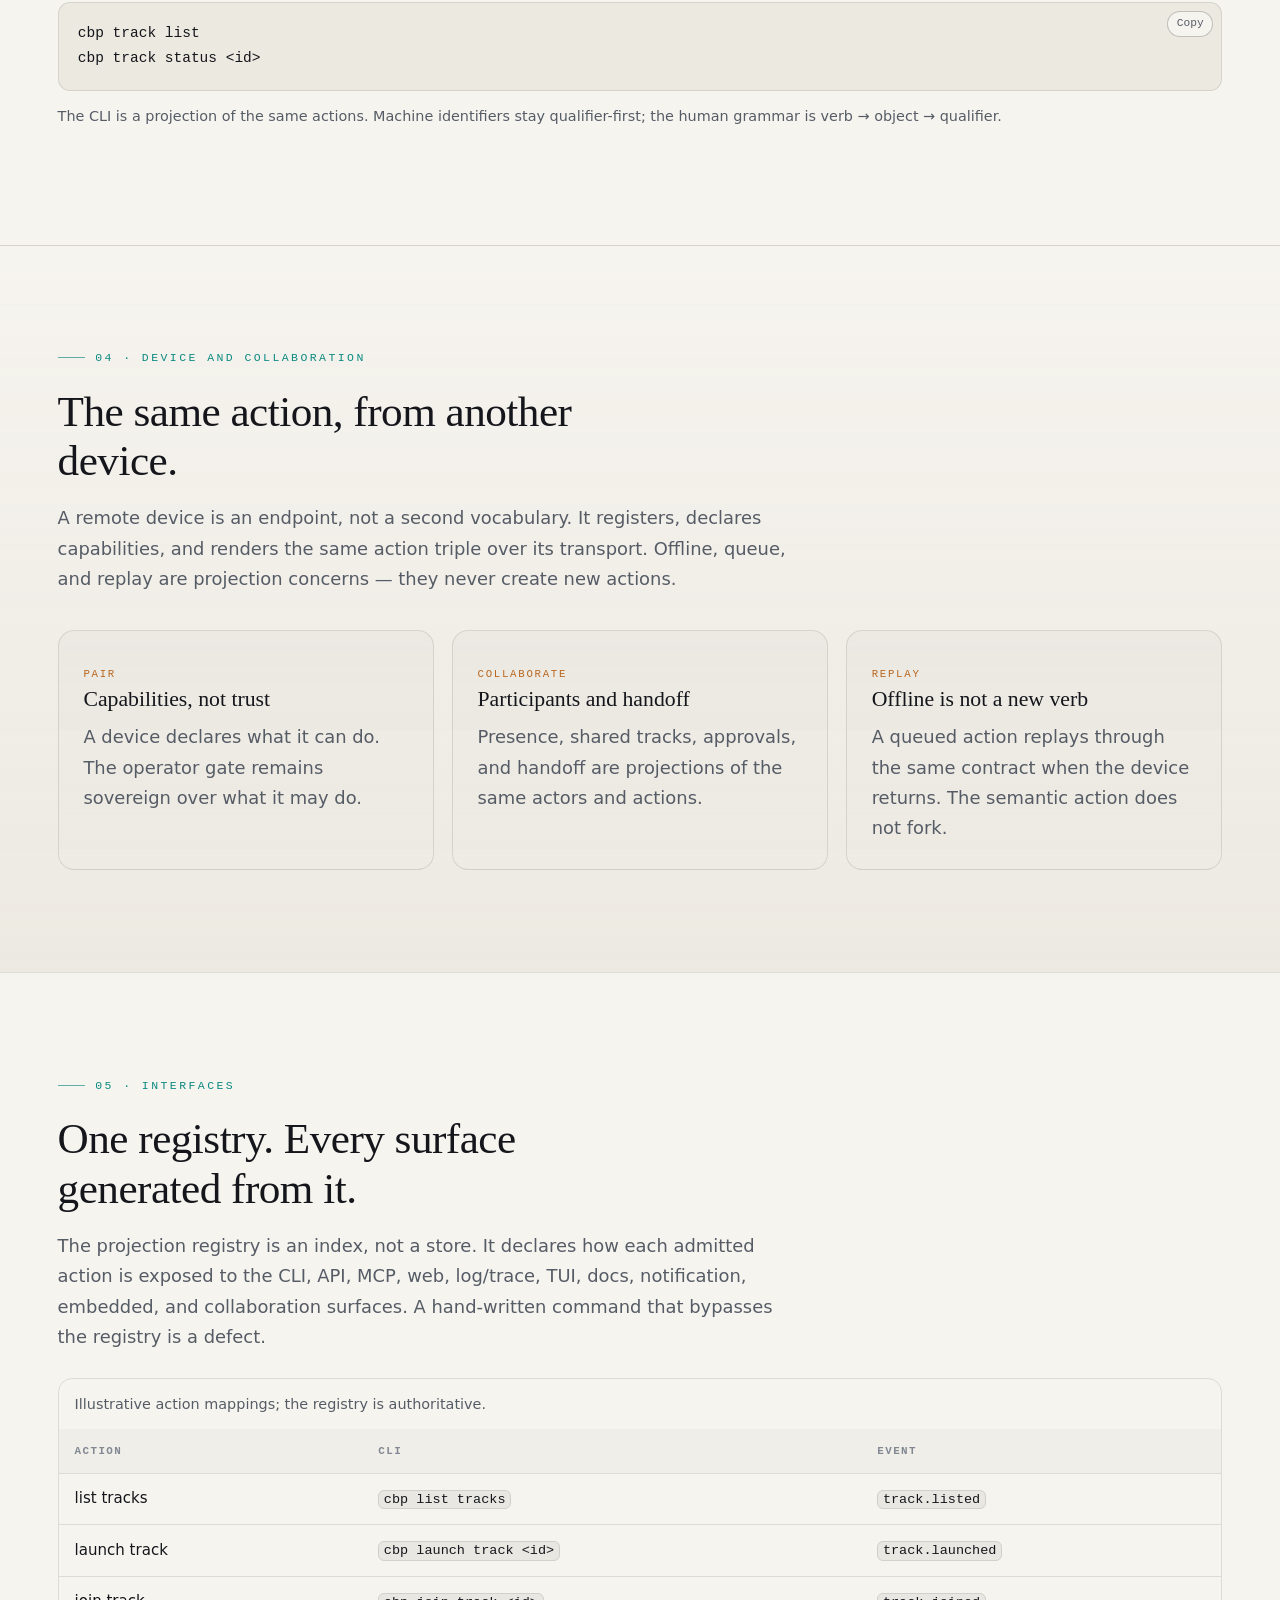
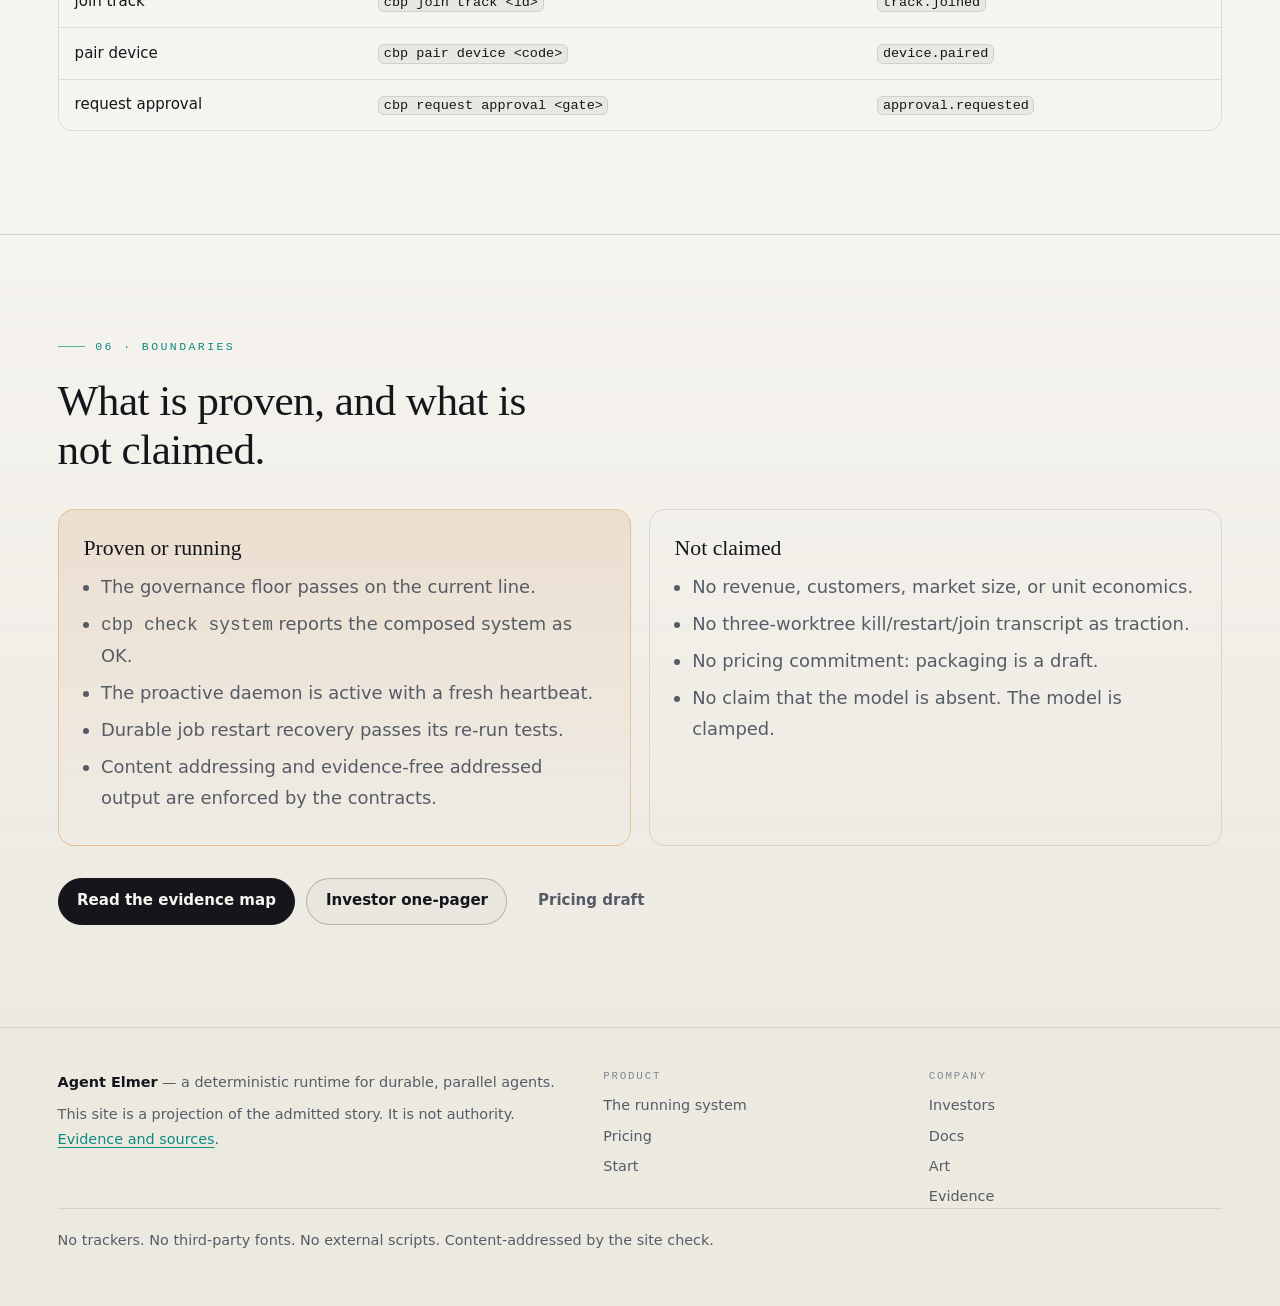
<file: product.html>
<!doctype html>
<html lang="en">
<head>
  <meta charset="utf-8">
  <meta name="viewport" content="width=device-width, initial-scale=1">
  <title>Product — Agent Elmer</title>
  <meta name="description" content="The running Agent Elmer system: proactive loop, bounded parallel delegation, work tracks, device collaboration, and one action projected to every surface.">
  <meta name="color-scheme" content="dark light">
  <link rel="icon" href="assets/favicon.svg" type="image/svg+xml">
  <script src="assets/theme.js"></script>
  <link rel="stylesheet" href="assets/site.css">
  <script src="assets/site.js" defer></script>
</head>
<body>
  <a class="skip" href="#main">Skip to content</a>

  <header class="topbar">
    <a class="brand" href="index.html" aria-label="Agent Elmer home">
      <svg class="brand__mark" viewBox="0 0 32 32" aria-hidden="true" focusable="false">
        <circle cx="16" cy="16" r="13" fill="none" stroke="currentColor" stroke-width="1.2"/>
        <path d="M16 3v26M3 16h26M7 7l18 18M25 7L7 25" stroke="currentColor" stroke-width="0.7" opacity="0.45"/>
        <circle cx="16" cy="16" r="4.2" fill="currentColor"/>
      </svg>
      <span class="brand__name">Agent Elmer</span>
      <span class="brand__tag">CBP</span>
    </a>
    <button class="nav-toggle" type="button" aria-expanded="false" aria-controls="site-nav">Menu</button>
    <nav class="topnav" id="site-nav" aria-label="Primary">
      <a href="product.html" data-nav="product">Product</a>
      <a href="pricing.html" data-nav="pricing">Pricing</a>
      <a href="investors.html" data-nav="investors">Investors</a>
      <a href="docs.html" data-nav="docs">Docs</a>
      <a href="art.html" data-nav="art">Art</a>
      <a class="cta" href="docs.html#start">Start</a>
      <button class="themer" type="button" aria-label="Switch theme">◑</button>
    </nav>
  </header>

  <main id="main">
    <section class="section hero" aria-labelledby="product-title">
      <div class="wrap">
        <p class="eyebrow">The running system</p>
        <h1 id="product-title">Not a demo of a loop. A loop you can operate.</h1>
        <p class="sub">Agent Elmer is running as a composed system: a proactive daemon, a bounded parallel delegation engine, work tracks in their own sandboxes, and remote devices that render the same actions over their transport.</p>
        <div class="hero__meta">
          <span><span class="dot"></span>Proactive daemon healthy</span>
          <span><span class="dot"></span>Backend, hub, and device active</span>
          <span><span class="dot"></span>Floor green on the current line</span>
        </div>
      </div>
    </section>

    <section class="section" id="loop" aria-labelledby="loop-title">
      <div class="wrap">
        <p class="eyebrow">01 · Proactive loop</p>
        <h2 id="loop-title">The system wakes up, decides, and fans out.</h2>
        <p class="lede">A schedule fires a trigger. A classifier gate decides whether the trigger is admissible. If it is, the engine runs a bounded parallel delegation and records the outcome. No operator prompt is required for the loop to advance — only for the gates the operator owns.</p>
        <div class="flow" aria-label="The proactive loop">
          <span class="flow__node">schedule</span>
          <span class="flow__arrow">→</span>
          <span class="flow__node">trigger/v1</span>
          <span class="flow__arrow">→</span>
          <span class="flow__node">classifier.gate/v1</span>
          <span class="flow__arrow">→</span>
          <span class="flow__node">bounded run</span>
          <span class="flow__arrow">→</span>
          <span class="flow__node">verification</span>
          <span class="flow__arrow">→</span>
          <span class="flow__node">feedback/v1</span>
        </div>
        <div class="grid">
          <article class="card">
            <span class="card__num">A</span>
            <h3>Trigger</h3>
            <p>The schedule declares when work is due. The trigger is a recorded input, not an ambient clock the control plane relies on.</p>
          </article>
          <article class="card">
            <span class="card__num">B</span>
            <h3>Gate</h3>
            <p>A pinned local classifier decides tier-one admissibility. The gate is deterministic code; the model is a recorded, clamped residue.</p>
          </article>
          <article class="card">
            <span class="card__num">C</span>
            <h3>Run and report</h3>
            <p>Admitted work runs through the delegation engine. Outcomes return as feedback with evidence, or the loop refuses.</p>
          </article>
        </div>
        <p class="small muted" style="margin-top:1.2rem">Verified by the live operator environment: the proactive service is active and its heartbeat is fresh. The loop's actions are the admitted <span class="mono">trigger/v1</span>, <span class="mono">classifier.gate/v1</span>, and <span class="mono">feedback/v1</span>.</p>
      </div>
    </section>

    <section class="section section--soft" id="parallel" aria-labelledby="parallel-title">
      <div class="wrap">
        <p class="eyebrow">02 · Bounded parallel delegation</p>
        <h2 id="parallel-title">Parallel where it is safe. Bounded where it is not.</h2>
        <p class="lede">Independent work runs at once; the concurrency is a declared policy, not whatever the machine happens to allow. Results are joined deterministically, so the addressed outcome does not depend on completion order.</p>
        <div class="grid">
          <article class="card">
            <span class="card__tag">Fan out</span>
            <h3>N independent tracks</h3>
            <p>Each child receives a bounded contract: paths, verbs, budgets, and the evidence it must return.</p>
          </article>
          <article class="card">
            <span class="card__tag">Join</span>
            <h3>One addressed result</h3>
            <p>The scheduler contract is that a parallel result and a sequential result are the same addressed artifact when the inputs are the same. This is the L3 requirement, not an extra claim.</p>
          </article>
          <article class="card">
            <span class="card__tag">Survive</span>
            <h3>Restart, resume, report once</h3>
            <p>Durable jobs resume from a checkpoint after a kill. Delivery is at-least-once with dedupe; the product promise is exactly-once reporting and effect.</p>
          </article>
        </div>
        <div class="notice">
          <p><strong>Scope of the claim.</strong> Restart recovery for durable jobs is proven by re-run tests. A three-worktree, kill/restart/join transcript is not yet published, so it is not presented here as traction. <a href="docs.html#evidence">See the evidence register.</a></p>
        </div>
      </div>
    </section>

    <section class="section" id="tracks" aria-labelledby="tracks-title">
      <div class="wrap">
        <p class="eyebrow">03 · Work tracks</p>
        <h2 id="tracks-title">A unit of work that is not a chat thread.</h2>
        <p class="lede">A work track is a bounded line of development. It depends on a sandbox whose declared kind and capabilities satisfy its needs. The track construction is the durable record — source, build, child refs, database, and evidence — and it outlives the sandbox.</p>
        <div class="steps">
          <div class="step">
            <span class="step__n">1</span>
            <h3>Launch</h3>
            <p>Create the track, its sandbox, and its declared capabilities.</p>
          </div>
          <div class="step">
            <span class="step__n">2</span>
            <h3>Run</h3>
            <p>Agents and tools execute inside the sandbox. Every run is recorded.</p>
          </div>
          <div class="step">
            <span class="step__n">3</span>
            <h3>Inspect</h3>
            <p>Status and evidence are readable without reconstructing the transcript.</p>
          </div>
          <div class="step">
            <span class="step__n">4</span>
            <h3>Join</h3>
            <p>The coordinator merges a ready track. Tracks never merge themselves.</p>
          </div>
        </div>
        <pre><code>cbp track list
cbp track status &lt;id&gt;</code></pre>
        <p class="small muted" style="margin-top:0.8rem">The CLI is a projection of the same actions. Machine identifiers stay qualifier-first; the human grammar is verb → object → qualifier.</p>
      </div>
    </section>

    <section class="section section--soft" id="device" aria-labelledby="device-title">
      <div class="wrap">
        <p class="eyebrow">04 · Device and collaboration</p>
        <h2 id="device-title">The same action, from another device.</h2>
        <p class="lede">A remote device is an endpoint, not a second vocabulary. It registers, declares capabilities, and renders the same action triple over its transport. Offline, queue, and replay are projection concerns — they never create new actions.</p>
        <div class="grid">
          <article class="card">
            <span class="card__tag">Pair</span>
            <h3>Capabilities, not trust</h3>
            <p>A device declares what it can do. The operator gate remains sovereign over what it may do.</p>
          </article>
          <article class="card">
            <span class="card__tag">Collaborate</span>
            <h3>Participants and handoff</h3>
            <p>Presence, shared tracks, approvals, and handoff are projections of the same actors and actions.</p>
          </article>
          <article class="card">
            <span class="card__tag">Replay</span>
            <h3>Offline is not a new verb</h3>
            <p>A queued action replays through the same contract when the device returns. The semantic action does not fork.</p>
          </article>
        </div>
      </div>
    </section>

    <section class="section" id="interfaces" aria-labelledby="interfaces-title">
      <div class="wrap">
        <p class="eyebrow">05 · Interfaces</p>
        <h2 id="interfaces-title">One registry. Every surface generated from it.</h2>
        <p class="lede">The projection registry is an index, not a store. It declares how each admitted action is exposed to the CLI, API, MCP, web, log/trace, TUI, docs, notification, embedded, and collaboration surfaces. A hand-written command that bypasses the registry is a defect.</p>
        <div class="table-wrap">
          <table>
            <caption class="small muted" style="text-align:left;padding:0.8rem 1rem">Illustrative action mappings; the registry is authoritative.</caption>
            <thead>
              <tr><th scope="col">Action</th><th scope="col">CLI</th><th scope="col">Event</th></tr>
            </thead>
            <tbody>
              <tr><td>list tracks</td><td><code>cbp list tracks</code></td><td><code>track.listed</code></td></tr>
              <tr><td>launch track</td><td><code>cbp launch track &lt;id&gt;</code></td><td><code>track.launched</code></td></tr>
              <tr><td>join track</td><td><code>cbp join track &lt;id&gt;</code></td><td><code>track.joined</code></td></tr>
              <tr><td>pair device</td><td><code>cbp pair device &lt;code&gt;</code></td><td><code>device.paired</code></td></tr>
              <tr><td>request approval</td><td><code>cbp request approval &lt;gate&gt;</code></td><td><code>approval.requested</code></td></tr>
            </tbody>
          </table>
        </div>
      </div>
    </section>

    <section class="section section--soft" id="boundaries" aria-labelledby="boundaries-title">
      <div class="wrap">
        <p class="eyebrow">06 · Boundaries</p>
        <h2 id="boundaries-title">What is proven, and what is not claimed.</h2>
        <div class="compare">
          <div class="compare__col compare__col--new">
            <h3>Proven or running</h3>
            <ul>
              <li>The governance floor passes on the current line.</li>
              <li><span class="mono">cbp check system</span> reports the composed system as OK.</li>
              <li>The proactive daemon is active with a fresh heartbeat.</li>
              <li>Durable job restart recovery passes its re-run tests.</li>
              <li>Content addressing and evidence-free addressed output are enforced by the contracts.</li>
            </ul>
          </div>
          <div class="compare__col">
            <h3>Not claimed</h3>
            <ul>
              <li>No revenue, customers, market size, or unit economics.</li>
              <li>No three-worktree kill/restart/join transcript as traction.</li>
              <li>No pricing commitment: packaging is a draft.</li>
              <li>No claim that the model is absent. The model is clamped.</li>
            </ul>
          </div>
        </div>
        <div class="hero__actions">
          <a class="btn btn--primary" href="docs.html#evidence">Read the evidence map</a>
          <a class="btn" href="investors.html">Investor one-pager</a>
          <a class="btn btn--quiet" href="pricing.html">Pricing draft</a>
        </div>
      </div>
    </section>
  </main>

  <footer class="footer">
    <div class="footer__grid">
      <div>
        <p><strong>Agent Elmer</strong> — a deterministic runtime for durable, parallel agents.</p>
        <p>This site is a projection of the admitted story. It is not authority. <a href="docs.html#evidence">Evidence and sources</a>.</p>
      </div>
      <div>
        <h2>Product</h2>
        <nav aria-label="Product links">
          <a href="product.html">The running system</a>
          <a href="pricing.html">Pricing</a>
          <a href="docs.html#start">Start</a>
        </nav>
      </div>
      <div>
        <h2>Company</h2>
        <nav aria-label="Company links">
          <a href="investors.html">Investors</a>
          <a href="docs.html">Docs</a>
          <a href="art.html">Art</a>
          <a href="docs.html#evidence">Evidence</a>
        </nav>
      </div>
    </div>
    <p class="footer__legal">No trackers. No third-party fonts. No external scripts. Content-addressed by the site check.</p>
  </footer>
</body>
</html>
</file>
<file: assets/site.css>
/* Agent Elmer — site.css
   Self-contained. No external fonts, no third-party assets.
   The visual system: warm organic accent over a precise deterministic lattice. */

:root {
  --bg: #0a0b0f;
  --bg-soft: #101219;
  --fg: #f3f1ea;
  --muted: #a4aab3;
  --faint: #6c7480;
  --line: rgba(243, 241, 234, 0.10);
  --line-strong: rgba(243, 241, 234, 0.22);
  --panel: rgba(255, 255, 255, 0.025);
  --panel-strong: rgba(255, 255, 255, 0.055);
  --warm: #e8a45c;
  --cool: #57d1c6;
  --violet: #8f83ff;
  --warm-glow: rgba(232, 164, 92, 0.16);
  --cool-glow: rgba(87, 209, 198, 0.13);
  --danger: #ff8d8d;
  --ok: #7fe0b0;

  --serif: ui-serif, "Iowan Old Style", "Palatino Linotype", Palatino, Georgia, serif;
  --sans: ui-sans-serif, system-ui, -apple-system, "Segoe UI", Roboto, Helvetica, Arial, sans-serif;
  --mono: ui-monospace, SFMono-Regular, "JetBrains Mono", Menlo, Consolas, monospace;

  --gutter: clamp(1.15rem, 4.5vw, 5.5rem);
  --measure: 46rem;
  --radius: 16px;
  --topbar-h: 4.2rem;
}

:root[data-theme="light"] {
  --bg: #f6f4ef;
  --bg-soft: #ece9e1;
  --fg: #14161b;
  --muted: #565c66;
  --faint: #818892;
  --line: rgba(20, 22, 27, 0.11);
  --line-strong: rgba(20, 22, 27, 0.24);
  --panel: rgba(20, 22, 27, 0.025);
  --panel-strong: rgba(20, 22, 27, 0.055);
  --warm: #b9671f;
  --cool: #0b8a81;
  --violet: #5c4ee0;
  --warm-glow: rgba(185, 103, 31, 0.13);
  --cool-glow: rgba(11, 138, 129, 0.10);
  --danger: #b32626;
  --ok: #137a4d;
}

* { box-sizing: border-box; }
html { scroll-behavior: smooth; -webkit-text-size-adjust: 100%; scroll-padding-top: calc(var(--topbar-h) + 1rem); }
body {
  margin: 0;
  background:
    radial-gradient(1100px 760px at 84% -10%, var(--cool-glow), transparent 62%),
    radial-gradient(900px 680px at 4% 108%, var(--warm-glow), transparent 58%),
    var(--bg);
  color: var(--fg);
  font-family: var(--sans);
  font-size: clamp(1rem, 0.35vw + 0.94rem, 1.12rem);
  line-height: 1.7;
  -webkit-font-smoothing: antialiased;
  text-rendering: optimizeLegibility;
}

body::before {
  content: "";
  position: fixed;
  inset: 0;
  z-index: 0;
  pointer-events: none;
  opacity: 0.42;
  background-image:
    linear-gradient(var(--line) 1px, transparent 1px),
    linear-gradient(90deg, var(--line) 1px, transparent 1px);
  background-size: 88px 88px;
  mask-image: radial-gradient(125% 85% at 50% 0%, #000 30%, transparent 82%);
}

a { color: var(--cool); text-underline-offset: 0.18em; }
a:hover { color: var(--fg); }
a:focus-visible, button:focus-visible, summary:focus-visible {
  outline: 2px solid var(--warm);
  outline-offset: 3px;
  border-radius: 4px;
}

img, svg { max-width: 100%; }
code, kbd, pre { font-family: var(--mono); font-size: 0.9em; }
code { background: var(--panel-strong); border: 1px solid var(--line); border-radius: 6px; padding: 0.1em 0.34em; }
pre {
  position: relative;
  margin: 0;
  padding: 1.1rem 4.6rem 1.1rem 1.2rem;
  overflow-x: auto;
  background: var(--bg-soft);
  border: 1px solid var(--line);
  border-radius: 12px;
  line-height: 1.6;
}
pre code { background: none; border: 0; padding: 0; }
pre .copy {
  position: absolute;
  top: 0.5rem;
  right: 0.5rem;
  border: 1px solid var(--line-strong);
  border-radius: 999px;
  background: var(--bg);
  color: var(--muted);
  font: inherit;
  font-size: 0.7rem;
  padding: 0.18rem 0.55rem;
  cursor: pointer;
}
pre .copy:hover { color: var(--fg); border-color: var(--fg); }
hr { border: 0; border-top: 1px solid var(--line); margin: 2.4rem 0; }

.skip {
  position: absolute;
  left: -9999px;
  top: 0;
  z-index: 100;
  background: var(--fg);
  color: var(--bg);
  padding: 0.55rem 0.9rem;
  border-radius: 8px;
  text-decoration: none;
}
.skip:focus { left: 1rem; top: 1rem; }

.muted { color: var(--muted); }
.faint { color: var(--faint); }
.small { font-size: 0.9rem; }
.mono { font-family: var(--mono); }
.nowrap { white-space: nowrap; }

/* ---------- top bar ---------- */
.topbar {
  position: sticky;
  top: 0;
  z-index: 20;
  display: flex;
  align-items: center;
  justify-content: space-between;
  gap: 1rem;
  min-height: var(--topbar-h);
  padding: 0.65rem var(--gutter);
  background: linear-gradient(rgba(10, 11, 15, 0.92), rgba(10, 11, 15, 0.68));
  border-bottom: 1px solid var(--line);
  backdrop-filter: blur(14px) saturate(140%);
}
:root[data-theme="light"] .topbar {
  background: linear-gradient(rgba(246, 244, 239, 0.94), rgba(246, 244, 239, 0.72));
}
.brand {
  display: inline-flex;
  align-items: center;
  gap: 0.6rem;
  color: var(--fg);
  text-decoration: none;
  white-space: nowrap;
}
.brand__name {
  font-family: var(--mono);
  font-size: 0.82rem;
  letter-spacing: 0.15em;
  text-transform: uppercase;
  font-weight: 600;
}
.brand__tag {
  font-family: var(--mono);
  font-size: 0.62rem;
  letter-spacing: 0.18em;
  text-transform: uppercase;
  color: var(--warm);
  border: 1px solid var(--line-strong);
  border-radius: 999px;
  padding: 0.1rem 0.45rem;
}
.brand__mark { width: 1.75rem; height: 1.75rem; display: block; color: var(--warm); flex: 0 0 auto; }

.topnav { display: flex; align-items: center; gap: 1.15rem; }
.topnav a {
  color: var(--muted);
  text-decoration: none;
  font-size: 0.86rem;
  white-space: nowrap;
}
.topnav a:hover, .topnav a[aria-current="page"] { color: var(--fg); }
.topnav a[aria-current="page"] { text-decoration: underline; text-decoration-color: var(--warm); text-decoration-thickness: 2px; }
.topnav .cta {
  color: var(--bg);
  background: var(--fg);
  border-radius: 999px;
  padding: 0.42rem 0.95rem;
  font-weight: 650;
}
.topnav .cta:hover { background: var(--warm); color: var(--bg); }
.nav-toggle {
  display: none;
  border: 1px solid var(--line-strong);
  background: transparent;
  color: var(--fg);
  border-radius: 999px;
  padding: 0.4rem 0.8rem;
  font: inherit;
  font-size: 0.82rem;
  cursor: pointer;
}
.themer {
  display: inline-grid;
  place-items: center;
  width: 2rem;
  height: 2rem;
  margin-left: 0.2rem;
  border: 1px solid var(--line-strong);
  border-radius: 999px;
  background: transparent;
  color: var(--muted);
  font: inherit;
  font-size: 0.9rem;
  line-height: 1;
  cursor: pointer;
}
.themer:hover { color: var(--fg); border-color: var(--fg); }

@media (max-width: 860px) {
  .nav-toggle { display: inline-block; }
  .topnav {
    position: absolute;
    top: calc(100% + 1px);
    right: var(--gutter);
    left: var(--gutter);
    display: none;
    flex-direction: column;
    align-items: stretch;
    gap: 0.2rem;
    padding: 0.7rem;
    background: var(--bg-soft);
    border: 1px solid var(--line-strong);
    border-radius: 14px;
    box-shadow: 0 24px 60px rgba(0, 0, 0, 0.35);
  }
  .topnav.is-open { display: flex; }
  .topnav a { padding: 0.55rem 0.7rem; border-radius: 8px; }
  .topnav a:hover { background: var(--panel-strong); }
  .topnav .cta { text-align: center; }
  .themer { align-self: flex-start; margin: 0.3rem 0 0 0.4rem; }
}

/* ---------- layout ---------- */
main { position: relative; z-index: 1; }
.wrap { width: min(100%, 76rem); margin: 0 auto; }
.section { padding: clamp(3.6rem, 8vw, 7rem) var(--gutter); }
.section + .section { border-top: 1px solid var(--line); }
.section--tight { padding-top: clamp(2.6rem, 5vw, 4rem); padding-bottom: clamp(2.6rem, 5vw, 4rem); }
.section--soft { background: linear-gradient(180deg, transparent, var(--bg-soft)); }
.lede { max-width: var(--measure); color: var(--muted); font-size: 1.12rem; }
.body-copy { max-width: var(--measure); }
.body-copy > p { margin: 0 0 1.1rem; }
.body-copy h3 { font-family: var(--serif); font-weight: 400; font-size: 1.5rem; margin: 2.2rem 0 0.7rem; }

.eyebrow {
  display: flex;
  align-items: center;
  gap: 0.65rem;
  margin: 0 0 1.2rem;
  font-family: var(--mono);
  font-size: 0.72rem;
  letter-spacing: 0.21em;
  text-transform: uppercase;
  color: var(--cool);
}
.eyebrow::before { content: ""; width: 1.7rem; height: 1px; background: currentColor; opacity: 0.65; }
h1, h2, h3 { color: var(--fg); }
h1 {
  font-family: var(--serif);
  font-weight: 400;
  font-size: clamp(2.35rem, 6.4vw, 4.9rem);
  line-height: 1.04;
  letter-spacing: -0.018em;
  margin: 0;
  max-width: 18ch;
}
h2 {
  font-family: var(--serif);
  font-weight: 400;
  font-size: clamp(1.75rem, 3.6vw, 2.7rem);
  line-height: 1.14;
  letter-spacing: -0.012em;
  margin: 0 0 1rem;
  max-width: 24ch;
}
h3 { font-family: var(--serif); font-weight: 400; font-size: 1.36rem; line-height: 1.25; margin: 0 0 0.45rem; }
.sub {
  font-size: clamp(1.1rem, 1.7vw, 1.42rem);
  line-height: 1.5;
  color: var(--muted);
  max-width: 44rem;
  margin: 1.2rem 0 0;
}

.hero { padding-top: clamp(3.8rem, 9vw, 8rem); padding-bottom: clamp(3.6rem, 8vw, 7rem); }
.hero__grid { display: grid; grid-template-columns: minmax(0, 1.25fr) minmax(0, 0.75fr); gap: clamp(2rem, 5vw, 4.5rem); align-items: center; }
.hero__title {
  font-size: clamp(2.7rem, 7vw, 5.2rem);
  background: linear-gradient(100deg, var(--fg) 20%, var(--warm) 62%, var(--cool) 94%);
  -webkit-background-clip: text;
  background-clip: text;
  color: transparent;
}
.hero__actions { display: flex; flex-wrap: wrap; gap: 0.7rem; margin-top: 2rem; }
.btn {
  display: inline-flex;
  align-items: center;
  gap: 0.45rem;
  border-radius: 999px;
  padding: 0.62rem 1.15rem;
  text-decoration: none;
  font-weight: 650;
  font-size: 0.94rem;
  border: 1px solid var(--line-strong);
  color: var(--fg);
  background: var(--panel);
  transition: transform 0.18s ease, background 0.18s ease, border-color 0.18s ease;
}
.btn:hover { transform: translateY(-1px); border-color: var(--fg); color: var(--fg); }
.btn--primary { background: var(--fg); color: var(--bg); border-color: var(--fg); }
.btn--primary:hover { background: var(--warm); border-color: var(--warm); color: var(--bg); }
.btn--quiet { border-color: transparent; background: transparent; color: var(--muted); }
.btn--quiet:hover { color: var(--fg); background: var(--panel); }
.hero__meta { display: flex; flex-wrap: wrap; gap: 0.5rem 1.2rem; margin-top: 1.6rem; font-family: var(--mono); font-size: 0.72rem; letter-spacing: 0.08em; text-transform: uppercase; color: var(--faint); }

.hero__panel {
  position: relative;
  border: 1px solid var(--line-strong);
  border-radius: 20px;
  padding: 1.25rem;
  background: linear-gradient(180deg, var(--panel-strong), transparent);
  overflow: hidden;
}
.hero__panel::after {
  content: "";
  position: absolute;
  inset: -40% -25% auto auto;
  width: 60%;
  aspect-ratio: 1;
  background: radial-gradient(circle, var(--warm-glow), transparent 68%);
  pointer-events: none;
}
.hero__panel svg { display: block; width: 100%; height: auto; }
.hero__caption { margin: 0.8rem 0 0; font-size: 0.82rem; color: var(--faint); }

/* ---------- art ---------- */
.art-hero {
  margin: 0;
  border: 1px solid var(--line-strong);
  border-radius: 20px;
  overflow: hidden;
  background: var(--bg-soft);
}
.art-hero img { display: block; width: 100%; height: auto; }
.art-hero figcaption { padding: 0.85rem 1.15rem 1rem; color: var(--faint); font-size: 0.82rem; }
.gallery { display: grid; grid-template-columns: repeat(auto-fit, minmax(240px, 1fr)); gap: 1.1rem; margin-top: 2.2rem; }
.figure {
  margin: 0;
  border: 1px solid var(--line);
  border-radius: var(--radius);
  overflow: hidden;
  background: var(--bg-soft);
}
.figure img { display: block; width: 100%; height: auto; background: #f4edd8; }
.figure figcaption { padding: 0.8rem 1rem 0.95rem; color: var(--muted); font-size: 0.82rem; line-height: 1.5; }
.figure figcaption strong { color: var(--fg); }
.figure--wide { grid-column: span 2; }

/* ---------- cards / grids ---------- */
.grid { display: grid; grid-template-columns: repeat(auto-fit, minmax(250px, 1fr)); gap: 1.1rem; margin-top: 2.2rem; }
.card {
  position: relative;
  border: 1px solid var(--line);
  border-radius: var(--radius);
  padding: 1.55rem;
  background: linear-gradient(180deg, var(--panel), transparent);
  transition: transform 0.25s ease, border-color 0.25s ease;
}
.card:hover { transform: translateY(-3px); border-color: var(--line-strong); }
.card p { color: var(--muted); margin: 0.55rem 0 0; }
.card ul { color: var(--muted); margin: 0.9rem 0 0; padding-left: 1.1rem; }
.card li { margin: 0.3rem 0; }
.card__tag { font-family: var(--mono); font-size: 0.67rem; letter-spacing: 0.16em; text-transform: uppercase; color: var(--warm); }
.card__num { font-family: var(--mono); font-size: 0.72rem; color: var(--faint); letter-spacing: 0.12em; }
.card a { color: var(--cool); }

.compare { display: grid; grid-template-columns: 1fr 1fr; gap: 1.1rem; margin-top: 2.2rem; }
.compare__col { border: 1px solid var(--line); border-radius: var(--radius); padding: 1.55rem; }
.compare__col--new { border-color: rgba(232, 164, 92, 0.55); background: linear-gradient(180deg, var(--warm-glow), transparent); }
.compare__col h3 { margin-bottom: 0.6rem; }
.compare__col ul { margin: 0; padding-left: 1.1rem; color: var(--muted); }
.compare__col li { margin: 0.42rem 0; }

.steps { display: grid; grid-template-columns: repeat(auto-fit, minmax(210px, 1fr)); gap: 1.4rem; margin-top: 2.2rem; }
.step { border-top: 2px solid var(--line-strong); padding-top: 1rem; }
.step__n { display: block; font-family: var(--serif); font-size: 2.1rem; line-height: 1; color: var(--warm); }
.step h3 { margin-top: 0.5rem; }
.step p { color: var(--muted); margin: 0; }

.flow { display: flex; flex-wrap: wrap; align-items: center; gap: 0.5rem; margin-top: 1.6rem; }
.flow__node {
  border: 1px solid var(--line-strong);
  border-radius: 999px;
  padding: 0.46rem 0.82rem;
  font-family: var(--mono);
  font-size: 0.7rem;
  letter-spacing: 0.07em;
  text-transform: uppercase;
  color: var(--fg);
  white-space: nowrap;
}
.flow__arrow { color: var(--cool); font-family: var(--mono); }

/* ---------- tables ---------- */
.table-wrap { overflow-x: auto; margin-top: 1.6rem; border: 1px solid var(--line); border-radius: 14px; }
table { width: 100%; border-collapse: collapse; font-size: 0.94rem; min-width: 34rem; }
th, td { text-align: left; padding: 0.78rem 1rem; border-bottom: 1px solid var(--line); vertical-align: top; }
th { font-family: var(--mono); font-size: 0.68rem; letter-spacing: 0.13em; text-transform: uppercase; color: var(--faint); font-weight: 600; background: var(--panel); }
tr:last-child td { border-bottom: 0; }
td code { white-space: nowrap; }

/* ---------- status / notices ---------- */
.notice {
  display: flex;
  gap: 0.8rem;
  align-items: flex-start;
  border: 1px solid var(--line-strong);
  border-left: 3px solid var(--warm);
  border-radius: 12px;
  padding: 1rem 1.1rem;
  background: var(--panel);
  margin: 1.6rem 0;
}
.notice p { margin: 0; color: var(--muted); }
.notice strong { color: var(--fg); }
.notice--info { border-left-color: var(--cool); }
.badge {
  display: inline-block;
  font-family: var(--mono);
  font-size: 0.64rem;
  letter-spacing: 0.13em;
  text-transform: uppercase;
  border: 1px solid var(--line-strong);
  border-radius: 999px;
  padding: 0.12rem 0.5rem;
  color: var(--muted);
  white-space: nowrap;
}
.badge--draft { border-color: rgba(232, 164, 92, 0.6); color: var(--warm); }
.badge--verified { border-color: rgba(127, 224, 176, 0.55); color: var(--ok); }
.badge--pending { border-color: rgba(143, 131, 255, 0.6); color: var(--violet); }
.dot { display: inline-block; width: 0.48rem; height: 0.48rem; border-radius: 50%; background: var(--ok); margin-right: 0.42rem; vertical-align: middle; }
.dot--local { background: var(--cool); }

/* ---------- pricing ---------- */
.pricing { display: grid; grid-template-columns: repeat(auto-fit, minmax(230px, 1fr)); gap: 1.1rem; margin-top: 2.2rem; }
.tier { display: flex; flex-direction: column; border: 1px solid var(--line); border-radius: var(--radius); padding: 1.6rem; background: linear-gradient(180deg, var(--panel), transparent); }
.tier--featured { border-color: rgba(232, 164, 92, 0.6); background: linear-gradient(180deg, var(--warm-glow), transparent); }
.tier h3 { margin: 0; font-size: 1.4rem; }
.tier__price { font-family: var(--serif); font-size: 1.9rem; color: var(--warm); margin: 0.3rem 0 0.4rem; }
.tier__for { color: var(--muted); font-size: 0.92rem; margin: 0 0 0.9rem; }
.tier ul { color: var(--muted); margin: 0 0 1.1rem; padding-left: 1.1rem; }
.tier li { margin: 0.34rem 0; }
.tier .btn { margin-top: auto; align-self: flex-start; }

/* ---------- prose ---------- */
.prose { max-width: 52rem; }
.prose h2 { margin-top: 2.2rem; }
.prose h2:first-child { margin-top: 0; }
.prose p { margin: 0 0 1.05rem; }
.prose ul, .prose ol { padding-left: 1.25rem; color: var(--muted); }
.prose li { margin: 0.36rem 0; }
.prose blockquote {
  margin: 1.6rem 0;
  padding: 0.4rem 0 0.4rem 1.1rem;
  border-left: 2px solid var(--warm);
  font-family: var(--serif);
  font-size: 1.35rem;
  line-height: 1.4;
  color: var(--fg);
}
.prose blockquote p { margin: 0; }

/* ---------- footer ---------- */
.footer {
  position: relative;
  z-index: 1;
  border-top: 1px solid var(--line);
  padding: 2.6rem var(--gutter) 3rem;
  background: var(--bg-soft);
}
.footer__grid { display: grid; grid-template-columns: minmax(0, 1.4fr) repeat(2, minmax(0, 0.8fr)); gap: 1.6rem 2rem; width: min(100%, 76rem); margin: 0 auto; }
.footer p { margin: 0 0 0.5rem; color: var(--muted); font-size: 0.9rem; }
.footer strong { color: var(--fg); }
.footer h2 { font-family: var(--mono); font-size: 0.68rem; letter-spacing: 0.16em; text-transform: uppercase; color: var(--faint); margin: 0 0 0.7rem; }
.footer nav { display: flex; flex-direction: column; gap: 0.35rem; }
.footer nav a { color: var(--muted); text-decoration: none; font-size: 0.9rem; }
.footer nav a:hover { color: var(--fg); }
.footer__legal { width: min(100%, 76rem); margin: 2rem auto 0; padding-top: 1.2rem; border-top: 1px solid var(--line); font-size: 0.8rem; color: var(--faint); }

/* ---------- print ---------- */
@media print {
  :root { --bg: #fff; --bg-soft: #fff; --fg: #111; --muted: #333; --faint: #555; --line: #ccc; --line-strong: #999; --panel: #fff; --panel-strong: #fff; --warm: #8a4a10; --cool: #0b6f68; }
  body { background: #fff; color: #111; font-size: 11pt; }
  body::before, .topbar, .footer nav, .footer h2, .themer, .nav-toggle, .hero__panel { display: none !important; }
  .section, .hero { padding: 1.2rem 0; }
  .section + .section { border-top: 1px solid #ccc; }
  a { color: #111; text-decoration: underline; }
  .card, .tier, .compare__col, .notice, .table-wrap { break-inside: avoid; border-color: #bbb; background: #fff !important; }
}

@media (max-width: 860px) {
  .hero__grid { grid-template-columns: 1fr; }
  .hero__panel { max-width: 34rem; }
  .compare { grid-template-columns: 1fr; }
  .footer__grid { grid-template-columns: 1fr; }
  .figure--wide { grid-column: auto; }
}

@media (max-width: 520px) {
  .hero__title { font-size: clamp(2.35rem, 11vw, 3.2rem); }
  h1 { font-size: clamp(2.1rem, 10vw, 3rem); }
  .topbar { padding-left: 1rem; padding-right: 1rem; }
  .brand__tag { display: none; }
  .hero__actions { flex-direction: column; align-items: stretch; }
  .hero__actions .btn { justify-content: center; }
}

@media (prefers-reduced-motion: reduce) {
  html { scroll-behavior: auto; }
  *, *::before, *::after { transition: none !important; animation: none !important; }
}
</file>
